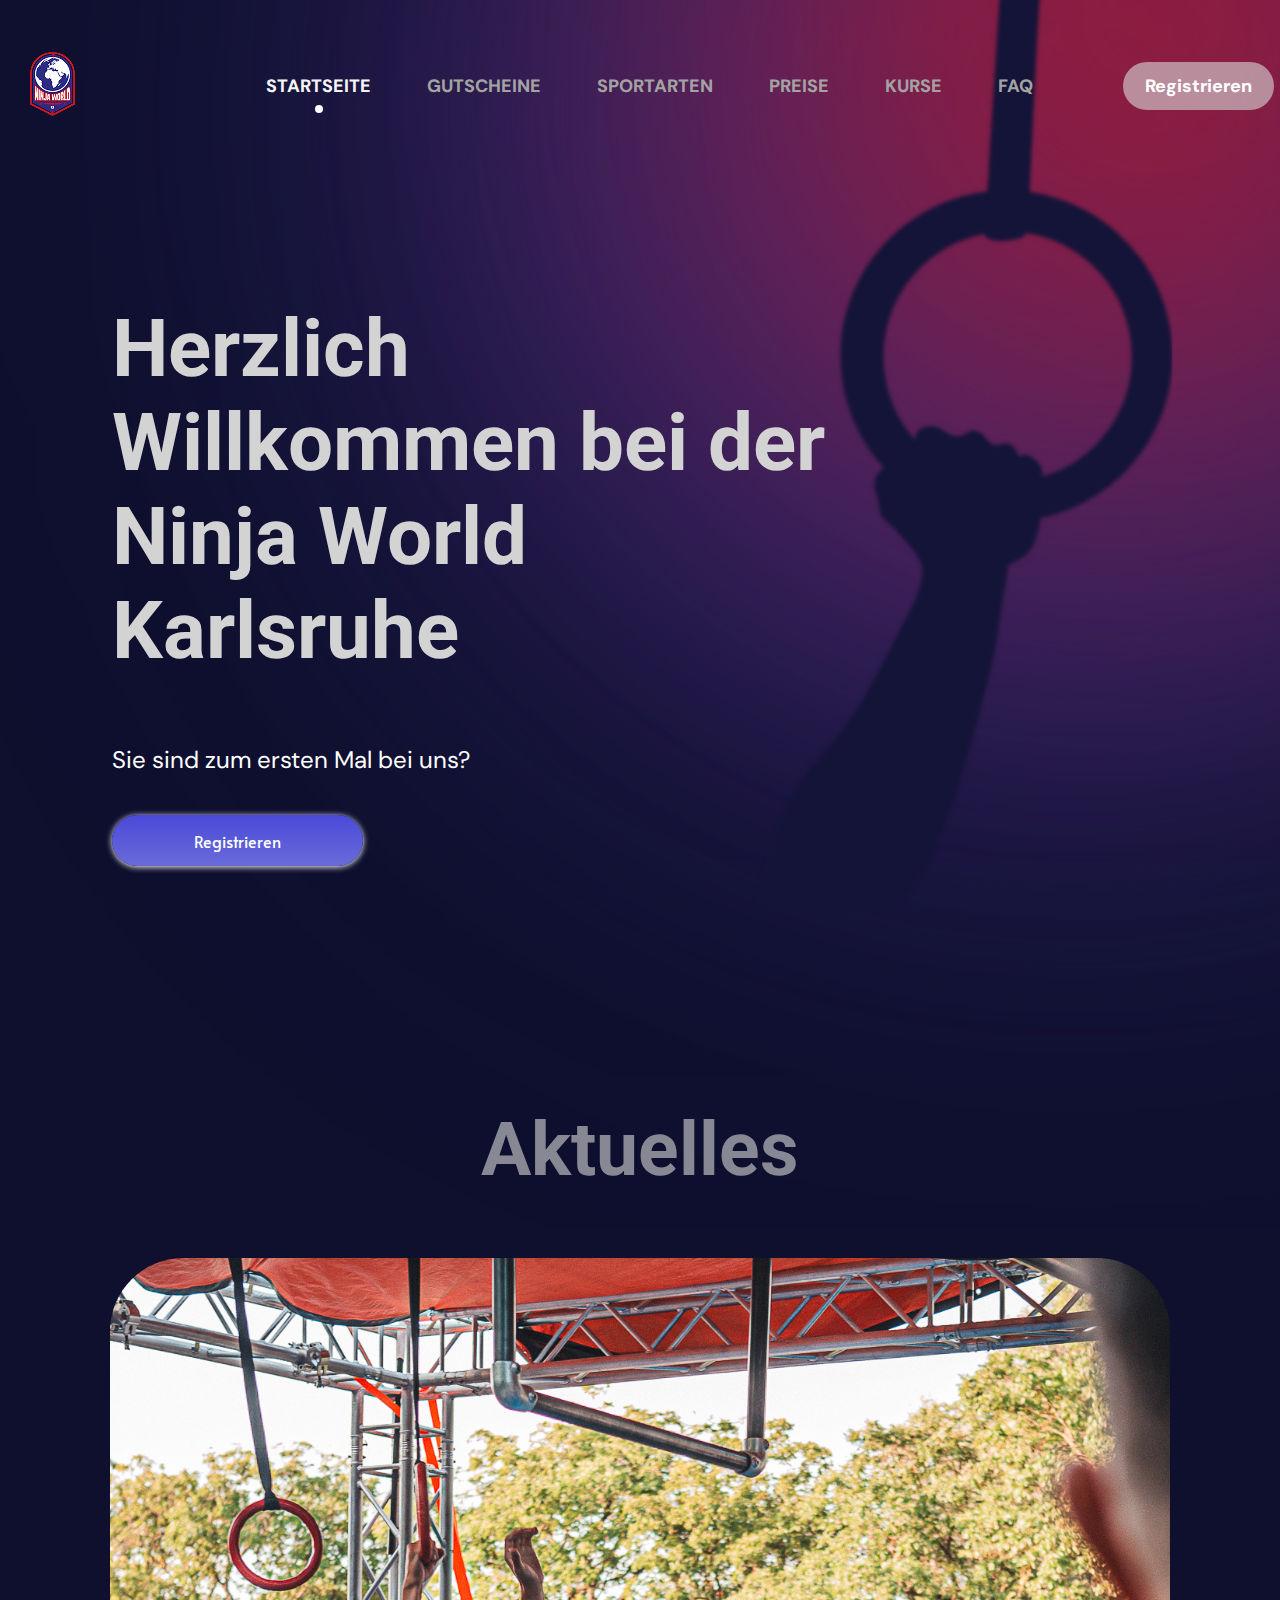
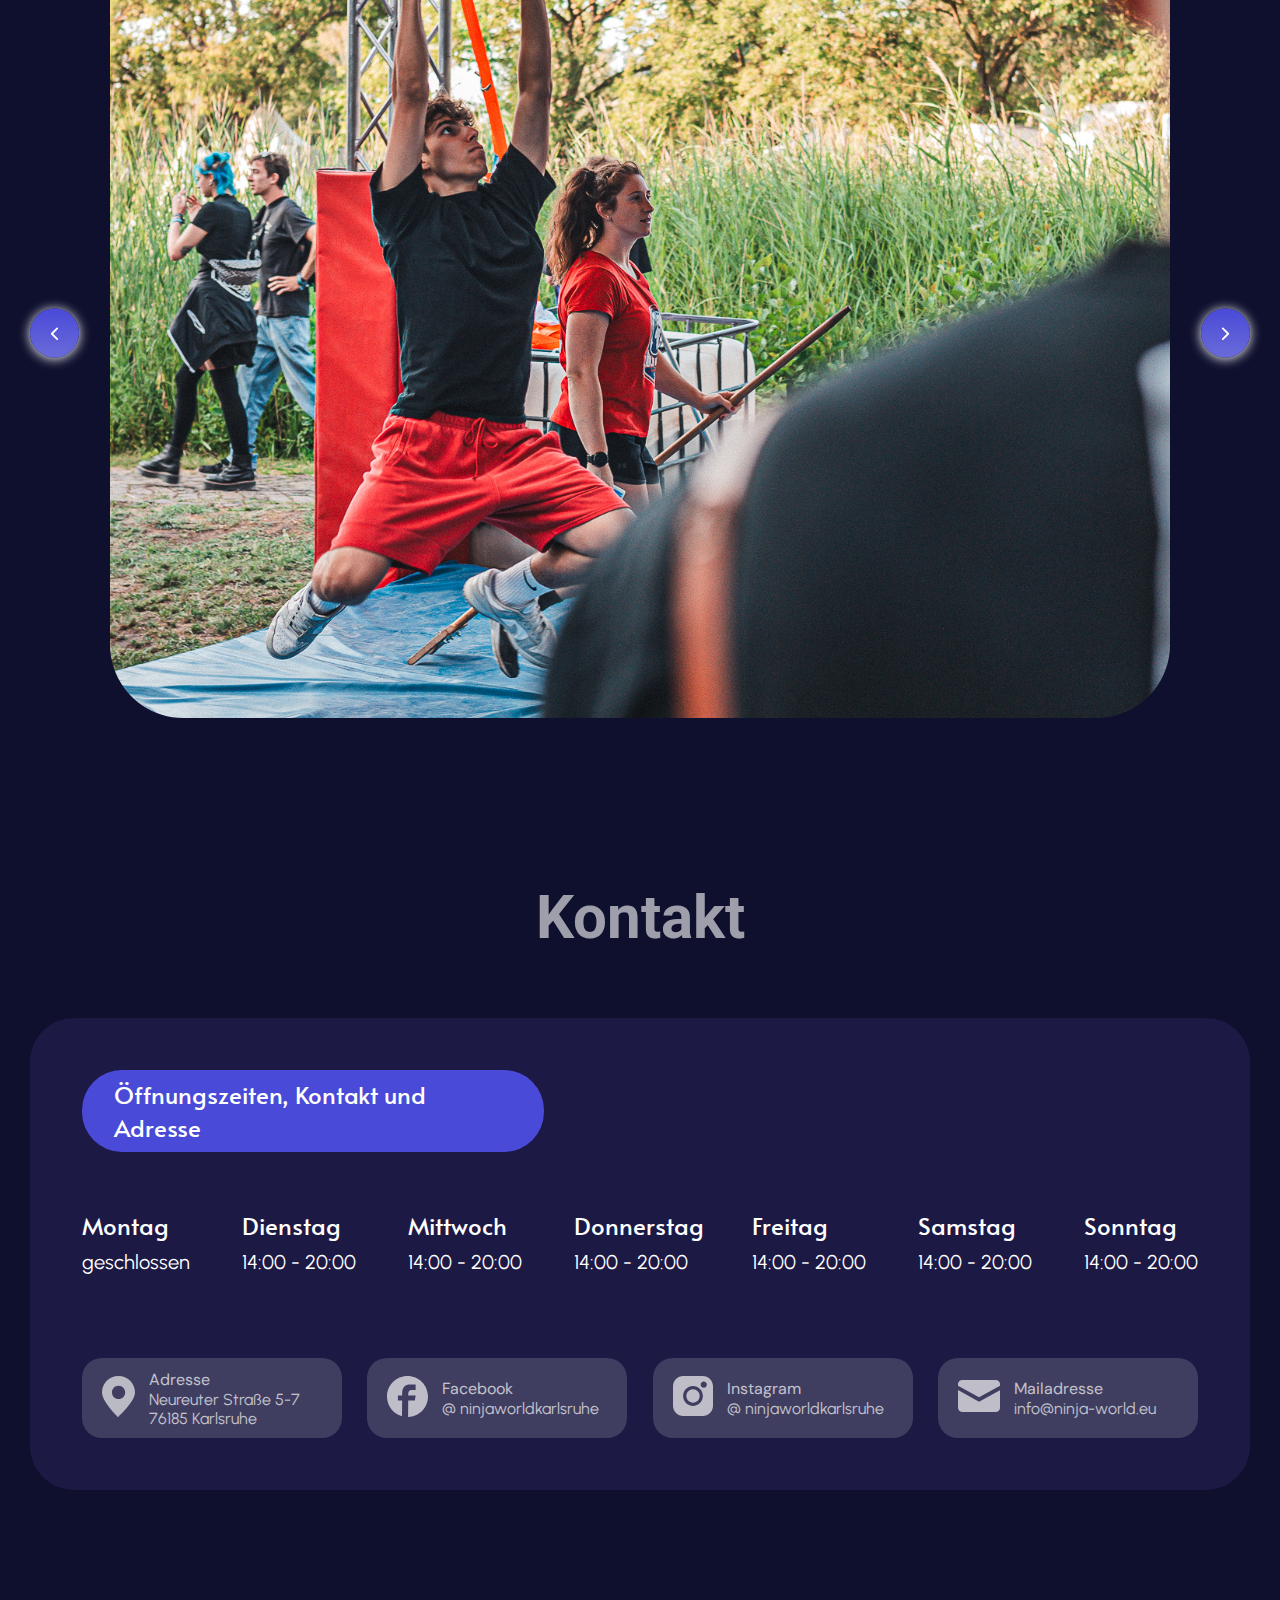
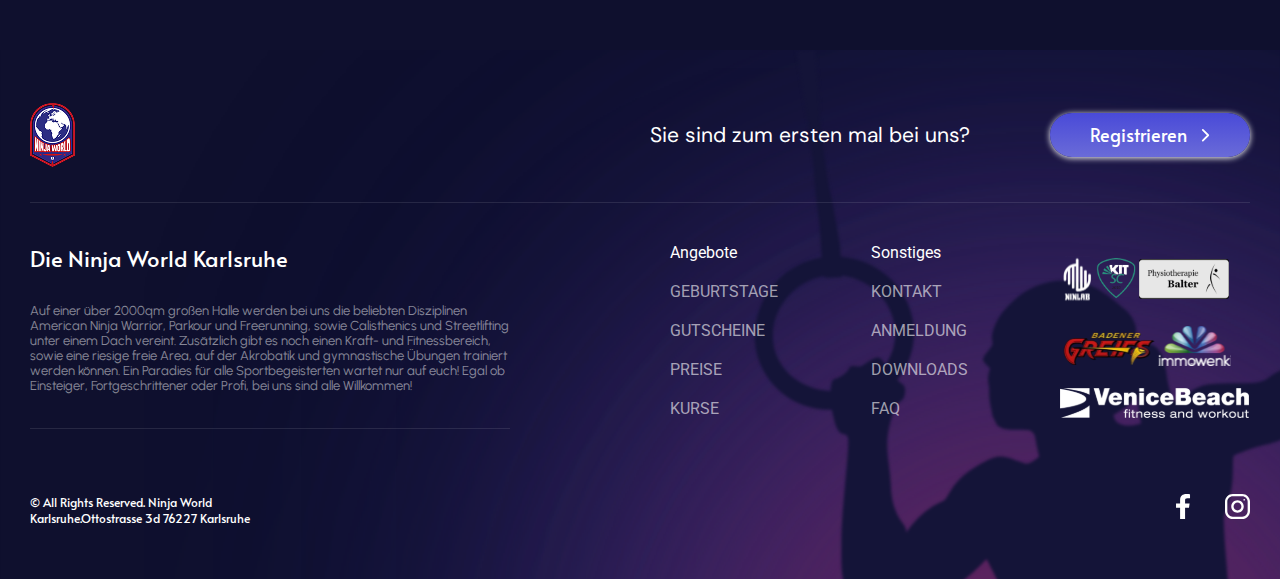
<file: index.html>
<!DOCTYPE html>
<html lang="en">
<head>
    <meta charset="UTF-8">
    <meta name="viewport" content="width=device-width, initial-scale=1.0">
    <title>Ninja-World</title>
    <link rel="stylesheet" href="https://cdn.jsdelivr.net/npm/swiper@11/swiper-bundle.min.css"/>
    <link rel="stylesheet" href="css/slider.css">
    <link rel="stylesheet" href="css/config.css">
    <link rel="stylesheet" href="css/menumobile.css">
    <link rel="stylesheet" href="css/style.css">
    <link rel="stylesheet" href="css/media.css">
    <link rel="preconnect" href="https://fonts.googleapis.com">
    <link rel="preconnect" href="https://fonts.gstatic.com" crossorigin>
    <link href="https://fonts.googleapis.com/css2?family=Alata&family=DM+Sans:ital,opsz@0,9..40;1,9..40&family=Roboto:ital,wght@0,100..900;1,100..900&family=Urbanist:ital,wght@0,100..900;1,100..900&display=swap" rel="stylesheet">
</head>
<body>
    <header>
        <div class="container mauto dflex justify_between">
            <a href="#" class="logo"><img src="img/LogoNinjaWorld.png" alt=""></a>
			<div class="nav-but-wrap">
				<div class="menu-icon hover-target">
					<span class="menu-icon__line menu-icon__line-left"></span>
					<span class="menu-icon__line"></span>
					<span class="menu-icon__line menu-icon__line-right"></span>
				</div>					
			</div>
            <div class="nav">
                <div class="nav__content">
                    <ul class="nav__list">
                        <li class="nav__list-item active-nav"><a href="../index.html">STARTSEITE</a></li>
                        <li class="nav__list-item"><a href="../gutscheine.html">GUTSCHEINE</a></li>
                        <li class="nav__list-item"><a href="../sportarten.html">SPORTARTEN</a></li>
                        <li class="nav__list-item"><a href="../preise.html">PREISE</a></li>
                        <li class="nav__list-item"><a href="../kurse.html">KURSE</a></li>
                        <li class="nav__list-item"><a href="../faq.html">FAQ</a></li>
                        <li class="nav__list-item"><a href="https://boulderado.app/registration/fcf2448c2469fba222baf0dd4e22cbe26892ac76?r=german" class="Btn">Registrieren</a></li>
                    </ul>
                </div>
            </div>						
		</div>				
	</header>
    <main>
        <section class="mainblock-section">
            <div class="main_block">
                <div class="text_block">
                    <h2>Herzlich Willkommen bei der Ninja World Karlsruhe</h2>
                    <p>Sie sind zum ersten Mal bei uns?</p>
                    <a href="https://boulderado.app/registration/fcf2448c2469fba222baf0dd4e22cbe26892ac76?r=german">Registrieren</a>
                </div>
            </div>
        </section>
        <section class="slaider-section">
            <div class="slider-text">
                <h2>Aktuelles</h2>
            </div>
            <div class="custom-navigation">
                <div class="custom-swiper-button custom-prev"><img src="img/left.svg" alt=""></div>
                <div class="custom-swiper-button custom-next"><img src="img/right.svg" alt=""></div>
            </div>
            <div class="swiper">
                    <div class="swiper-wrapper">
                        <div class="swiper-slide"><img src="img/Slider1.svg" alt=""></div>
                        <div class="swiper-slide"><img src="img/Slider2.svg" alt=""></div>
                        <div class="swiper-slide"><img src="img/Slider3.svg" alt=""></div>
                        <div class="swiper-slide"><img src="img/Slider4.svg" alt=""></div>
                        <div class="swiper-slide"><img src="img/Slider5.svg" alt=""></div>
                        <div class="swiper-slide"><img src="img/Slider1.svg" alt=""></div>
                        <div class="swiper-slide"><img src="img/Slider2.svg" alt=""></div>
                        <div class="swiper-slide"><img src="img/Slider3.svg" alt=""></div>
                        <div class="swiper-slide"><img src="img/Slider4.svg" alt=""></div>
                        <div class="swiper-slide"><img src="img/Slider5.svg" alt=""></div>
                    </div>
            </div>
        </section>
        <section class="kontakt-section">
            <div class="kontent-block">
                <h2>Kontakt</h2>
                <div class="kontakt-block">
                    <h3>Öffnungszeiten, Kontakt und Adresse</h3>
                    <div class="kontakt-timetable">
                        <article>
                            <h5>Montag</h5>
                            <p>geschlossen</p>
                        </article>
                        <article>
                            <h5>Dienstag</h5>
                            <p>14:00 - 20:00</p>
                        </article>
                        <article>
                            <h5>Mittwoch</h5>
                            <p>14:00 - 20:00</p>
                        </article>
                        <article>
                            <h5>Donnerstag</h5>
                            <p>14:00 - 20:00</p>
                        </article>
                        <article>
                            <h5>Freitag</h5>
                            <p>14:00 - 20:00</p>
                        </article>
                        <article>
                            <h5>Samstag</h5>
                            <p>14:00 - 20:00</p>
                        </article>
                        <article>
                            <h5>Sonntag</h5>
                            <p>14:00 - 20:00</p>
                        </article>
                    </div>
                    <div class="kontakt-links">
                            <article>
                                <div class="kontakt-links-img">
                                    <img src="img/map.svg" alt="">
                                </div>
                                <div class="kontakt-links-text">
                                    <h4>Adresse</h4>
                                    <p>Neureuter Straße 5-7
                                        76185 Karlsruhe</p>
                                </div>
                            </article>
                            <article>
                                <div class="kontakt-links-img">
                                    <img src="img/fb.svg" alt="">
                                </div>
                                <div class="kontakt-links-text">
                                    <h4>Facebook</h4>
                                    <p>@ ninjaworldkarlsruhe</p>
                                </div>
                            </article>
                            <article>
                                <div class="kontakt-links-img">
                                    <img src="img/inst.svg" alt="">
                                </div>
                                <div class="kontakt-links-text">
                                    <h4>Instagram</h4>
                                    <p>@ ninjaworldkarlsruhe</p>
                                </div>
                            </article>
                            <article>
                                <div class="kontakt-links-img">
                                    <img src="img/mail.svg" alt="">
                                </div>
                                <div class="kontakt-links-text">
                                    <h4>Mailadresse</h4>
                                    <p>info@ninja-world.eu</p>
                                </div>
                            </article>
                    </div>
                </div>
            </div>
        </section>
    </main>
    <footer>
        <div class="container">
            <div class="footer-top">
                <img src="img/LogoNinjaWorld.png" alt="">
                <div class="footer-top-text">
                    <h3>Sie sind zum ersten mal bei uns?</h3>
                    <a href="https://boulderado.app/registration/fcf2448c2469fba222baf0dd4e22cbe26892ac76?r=german" class="regbtn">Registrieren <img src="img/right.svg" alt=""></a>
                </div>
            </div>
            <div class="footer-middle">
                    <div class="footer-middle-text">
                        <h3>Die Ninja World Karlsruhe</h3>
                        <p>Auf einer über 2000qm großen Halle werden bei uns die beliebten  Disziplinen American Ninja Warrior, Parkour und Freerunning, sowie  Calisthenics und Streetlifting unter einem Dach vereint. Zusätzlich gibt es noch einen Kraft- und Fitnessbereich, sowie eine riesige freie Area, auf der Akrobatik und gymnastische Übungen trainiert werden können. Ein Paradies für alle Sportbegeisterten wartet nur auf euch! Egal ob  Einsteiger, Fortgeschrittener oder Profi, bei uns sind alle Willkommen!</p>
                    </div>
                    <div class="right-side">
                        <div class="footer-middle-first-list">
                            <ul>
                                <li>Angebote</li>
                                <li><a href="https://ninja-world.eu/Gebur">GEBURTSTAGE</a></li>
                                <li><a href="../gutscheine.html">GUTSCHEINE</a></li>
                                <li><a href="../preise.html">PREISE</a></li>
                                <li><a href="../kurse.html">KURSE</a></li>
                            </ul>
                        </div>
                        <div class="footer-middle-second-list">
                            <ul>
                                <li>Sonstiges</li>
                                <li><a href="#">KONTAKT</a></li>
                                <li><a href="#">ANMELDUNG</a></li>
                                <li><a href="../downloads.html">DOWNLOADS</a></li>
                                <li><a href="../faq.html">FAQ</a></li>
                            </ul>
                        </div>
                        <div class="footer-middle-img">
                            <img src="img/mini.svg" alt="">
                            <img src="img/Kit_SC_2.svg" alt="">
                            <img src="img/pt-balter.svg" alt="">
                            <img src="img/Greifs.svg" alt="">
                            <img src="img/Logo_bunt_glanz_weis.svg" alt="">
                            <img src="img/VB_Logo_mitBatch 3.svg" alt="">
                        </div>
                    </div>
            </div>
            <div class="footer-bottom">
                <div class="footer-bottom-text">
                    <p>
                        © All Rights Reserved. Ninja World Karlsruhe.Ottostrasse 3d 76227 Karlsruhe
                    </p>
                </div>
                <div class="footer-bottom-img">
                    <a href="https://www.facebook.com/ninjaworld.karlsruhe/"><img src="img/facebook.svg" alt=""></a>
                    <a href="https://www.instagram.com/ninjaworld.karlsruhe/"><img src="img/instagram.svg" alt=""></a>
                </div>
            </div>  
        </div>
    </footer>
    <script src="https://code.jquery.com/jquery-3.6.3.js" integrity="sha256-nQLuAZGRRcILA+6dMBOvcRh5Pe310sBpanc6+QBmyVM="
        crossorigin="anonymous"></script>
    <script src="https://cdn.jsdelivr.net/npm/swiper@11/swiper-bundle.min.js"></script>
    <script src="js/script.js"></script>
</body>
</html>
</file>
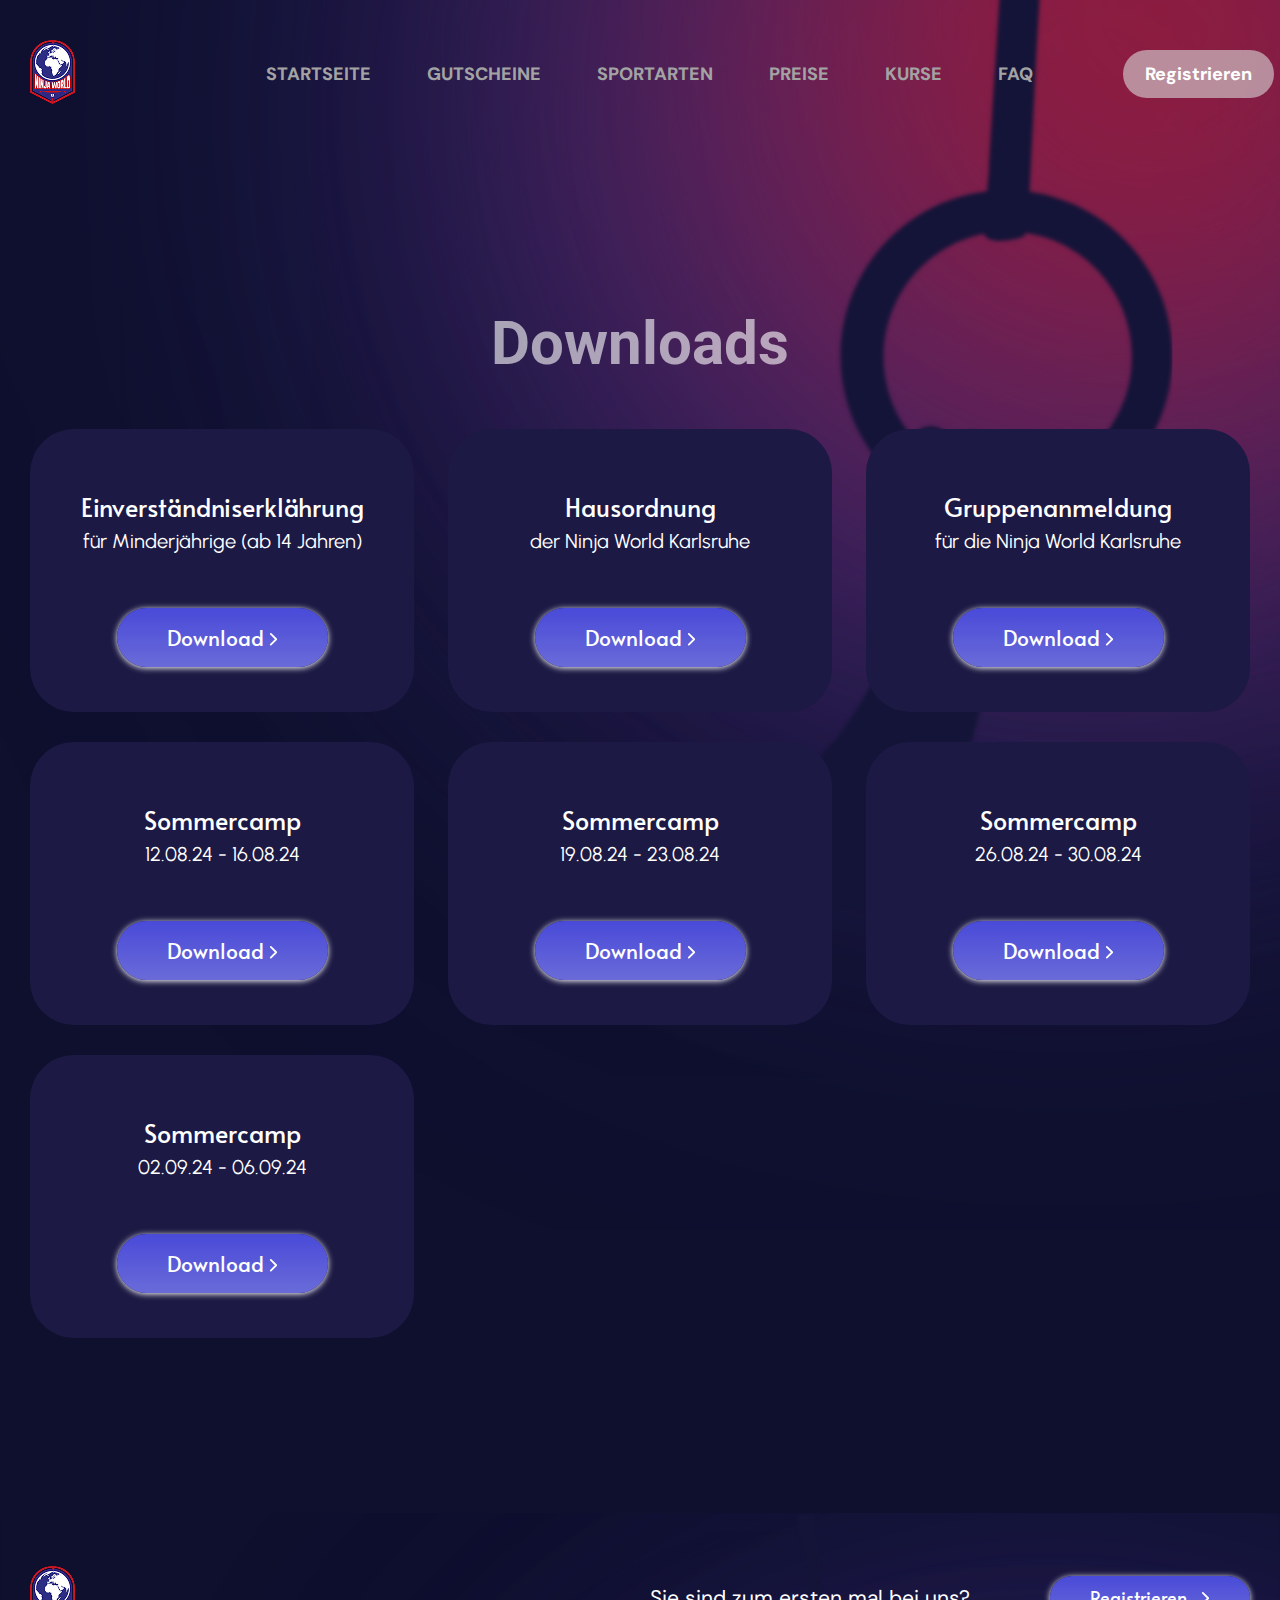
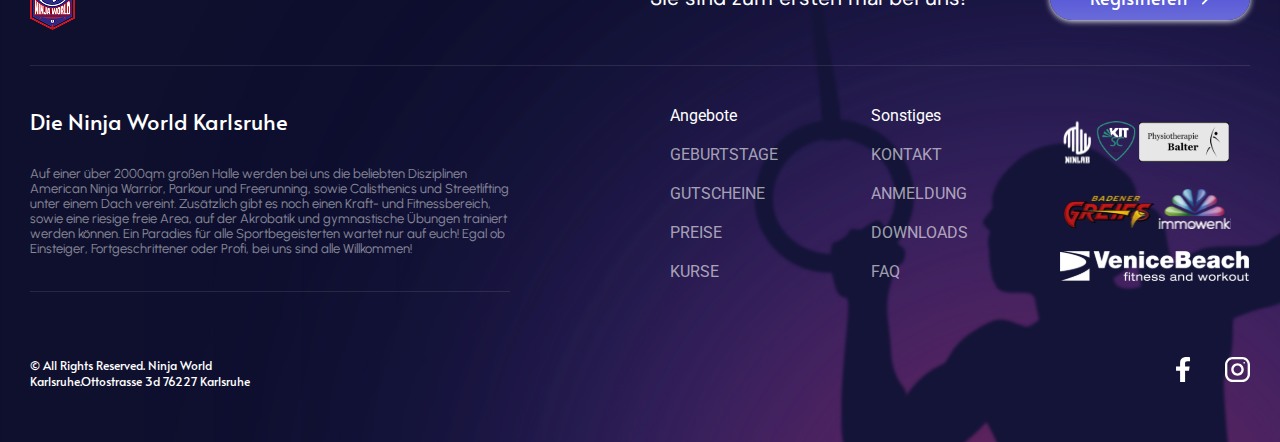
<file: downloads.html>
<!DOCTYPE html>
<html lang="en">
<head>
    <meta charset="UTF-8">
    <meta name="viewport" content="width=device-width, initial-scale=1.0">
    <title>Ninja-World</title>
    <link rel="stylesheet" href="https://cdn.jsdelivr.net/npm/swiper@11/swiper-bundle.min.css"/>
    <link rel="stylesheet" href="css/slider.css">
    <link rel="stylesheet" href="css/config.css">
    <link rel="stylesheet" href="css/menumobile.css">
    <link rel="stylesheet" href="css/Gutscheine-style.css">
    <link rel="stylesheet" href="css/style.css">
    <link rel="stylesheet" href="css/media.css">
    <link rel="preconnect" href="https://fonts.googleapis.com">
    <link rel="preconnect" href="https://fonts.gstatic.com" crossorigin>
    <link href="https://fonts.googleapis.com/css2?family=Alata&family=DM+Sans:ital,opsz@0,9..40;1,9..40&family=Roboto:ital,wght@0,100..900;1,100..900&family=Urbanist:ital,wght@0,100..900;1,100..900&display=swap" rel="stylesheet">
</head>
<body>
    <header>
        <div class="container mauto dflex justify_between">
            <a href="#" class="logo"><img src="img/LogoNinjaWorld.png" alt=""></a>
			<div class="nav-but-wrap">
				<div class="menu-icon hover-target">
					<span class="menu-icon__line menu-icon__line-left"></span>
					<span class="menu-icon__line"></span>
					<span class="menu-icon__line menu-icon__line-right"></span>
				</div>					
			</div>
            <div class="nav">
                <div class="nav__content">
                    <ul class="nav__list">
                        <li class="nav__list-item"><a href="../index.html">STARTSEITE</a></li>
                        <li class="nav__list-item"><a href="../gutscheine.html">GUTSCHEINE</a></li>
                        <li class="nav__list-item"><a href="../sportarten.html">SPORTARTEN</a></li>
                        <li class="nav__list-item"><a href="../preise.html">PREISE</a></li>
                        <li class="nav__list-item"><a href="../kurse.html">KURSE</a></li>
                        <li class="nav__list-item"><a href="../faq.html">FAQ</a></li>
                        <li class="nav__list-item"><a href="https://boulderado.app/registration/fcf2448c2469fba222baf0dd4e22cbe26892ac76?r=german" class="Btn">Registrieren</a></li>
                    </ul>
                </div>
            </div>						
		</div>				
	</header>
    <main>
        <section class="download-section">
            <div class="download-block">
                <h1>Downloads</h1>
                <div class="download-info-block dflex justify_between fwrap">
                    <div class="download-info-card">
                        <div class="download-card-text">
                            <h2>Einverständniserklährung</h2>
                            <p>für Minderjährige (ab 14 Jahren)</p>
                        </div>
                        <div class="download-card-btn">
                            <a href="#">Download <img src="img/right.svg" alt=""></a>
                        </div>
                    </div>
                    <div class="download-info-card">
                        <div class="download-card-text">
                            <h2>Hausordnung</h2>
                            <p>der Ninja World Karlsruhe</p>
                        </div>
                        <div class="download-card-btn">
                            <a href="#">Download <img src="img/right.svg" alt=""></a>
                        </div>
                    </div>
                    <div class="download-info-card">
                        <div class="download-card-text">
                            <h2>Gruppenanmeldung</h2>
                            <p>für die Ninja World Karlsruhe</p>
                        </div>
                        <div class="download-card-btn">
                            <a href="#">Download <img src="img/right.svg" alt=""></a>
                        </div>
                    </div>
                    <div class="download-info-card">
                        <div class="download-card-text">
                            <h2>Sommercamp</h2>
                            <p>12.08.24 - 16.08.24</p>
                        </div>
                        <div class="download-card-btn">
                            <a href="#">Download <img src="img/right.svg" alt=""></a>
                        </div>
                    </div>
                    <div class="download-info-card">
                        <div class="download-card-text">
                            <h2>Sommercamp</h2>
                            <p>19.08.24 - 23.08.24</p>
                        </div>
                        <div class="download-card-btn">
                            <a href="#">Download <img src="img/right.svg" alt=""></a>
                        </div>
                    </div>
                    <div class="download-info-card">
                        <div class="download-card-text">
                            <h2>Sommercamp</h2>
                            <p>26.08.24 - 30.08.24</p>
                        </div>
                        <div class="download-card-btn">
                            <a href="#">Download <img src="img/right.svg" alt=""></a>
                        </div>
                    </div>
                    <div class="download-info-card">
                        <div class="download-card-text">
                            <h2>Sommercamp</h2>
                            <p>02.09.24 - 06.09.24</p>
                        </div>
                        <div class="download-card-btn">
                            <a href="#">Download <img src="img/right.svg" alt=""></a>
                        </div>
                    </div>
                </div>
            </div>
        </section>
    </main>
    <footer>
        <div class="container">
            <div class="footer-top">
                <img src="img/LogoNinjaWorld.png" alt="">
                <div class="footer-top-text">
                    <h3>Sie sind zum ersten mal bei uns?</h3>
                    <a href="https://boulderado.app/registration/fcf2448c2469fba222baf0dd4e22cbe26892ac76?r=german" class="regbtn">Registrieren <img src="img/right.svg" alt=""></a>
                </div>
            </div>
            <div class="footer-middle">
                    <div class="footer-middle-text">
                        <h3>Die Ninja World Karlsruhe</h3>
                        <p>Auf einer über 2000qm großen Halle werden bei uns die beliebten  Disziplinen American Ninja Warrior, Parkour und Freerunning, sowie  Calisthenics und Streetlifting unter einem Dach vereint. Zusätzlich gibt es noch einen Kraft- und Fitnessbereich, sowie eine riesige freie Area, auf der Akrobatik und gymnastische Übungen trainiert werden können. Ein Paradies für alle Sportbegeisterten wartet nur auf euch! Egal ob  Einsteiger, Fortgeschrittener oder Profi, bei uns sind alle Willkommen!</p>
                    </div>
                    <div class="right-side">
                        <div class="footer-middle-first-list">
                            <ul>
                                <li>Angebote</li>
                                <li><a href="https://ninja-world.eu/Gebur">GEBURTSTAGE</a></li>
                                <li><a href="../gutscheine.html">GUTSCHEINE</a></li>
                                <li><a href="../preise.html">PREISE</a></li>
                                <li><a href="../kurse.html">KURSE</a></li>
                            </ul>
                        </div>
                        <div class="footer-middle-second-list">
                            <ul>
                                <li>Sonstiges</li>
                                <li><a href="#">KONTAKT</a></li>
                                <li><a href="#">ANMELDUNG</a></li>
                                <li><a href="../downloads.html">DOWNLOADS</a></li>
                                <li><a href="../faq.html">FAQ</a></li>
                            </ul>
                        </div>
                        <div class="footer-middle-img">
                            <img src="img/mini.svg" alt="">
                            <img src="img/Kit_SC_2.svg" alt="">
                            <img src="img/pt-balter.svg" alt="">
                            <img src="img/Greifs.svg" alt="">
                            <img src="img/Logo_bunt_glanz_weis.svg" alt="">
                            <img src="img/VB_Logo_mitBatch 3.svg" alt="">
                        </div>
                    </div>
            </div>
            <div class="footer-bottom">
                <div class="footer-bottom-text">
                    <p>
                        © All Rights Reserved. Ninja World Karlsruhe.Ottostrasse 3d 76227 Karlsruhe
                    </p>
                </div>
                <div class="footer-bottom-img">
                    <a href="https://www.facebook.com/ninjaworld.karlsruhe/"><img src="img/facebook.svg" alt=""></a>
                    <a href="https://www.instagram.com/ninjaworld.karlsruhe/"><img src="img/instagram.svg" alt=""></a>
                </div>
            </div>  
        </div>
    </footer>
    <script src="https://code.jquery.com/jquery-3.6.3.js" integrity="sha256-nQLuAZGRRcILA+6dMBOvcRh5Pe310sBpanc6+QBmyVM="
    crossorigin="anonymous"></script>
<script src="js/script.js"></script>
</body>
</html>
</file>
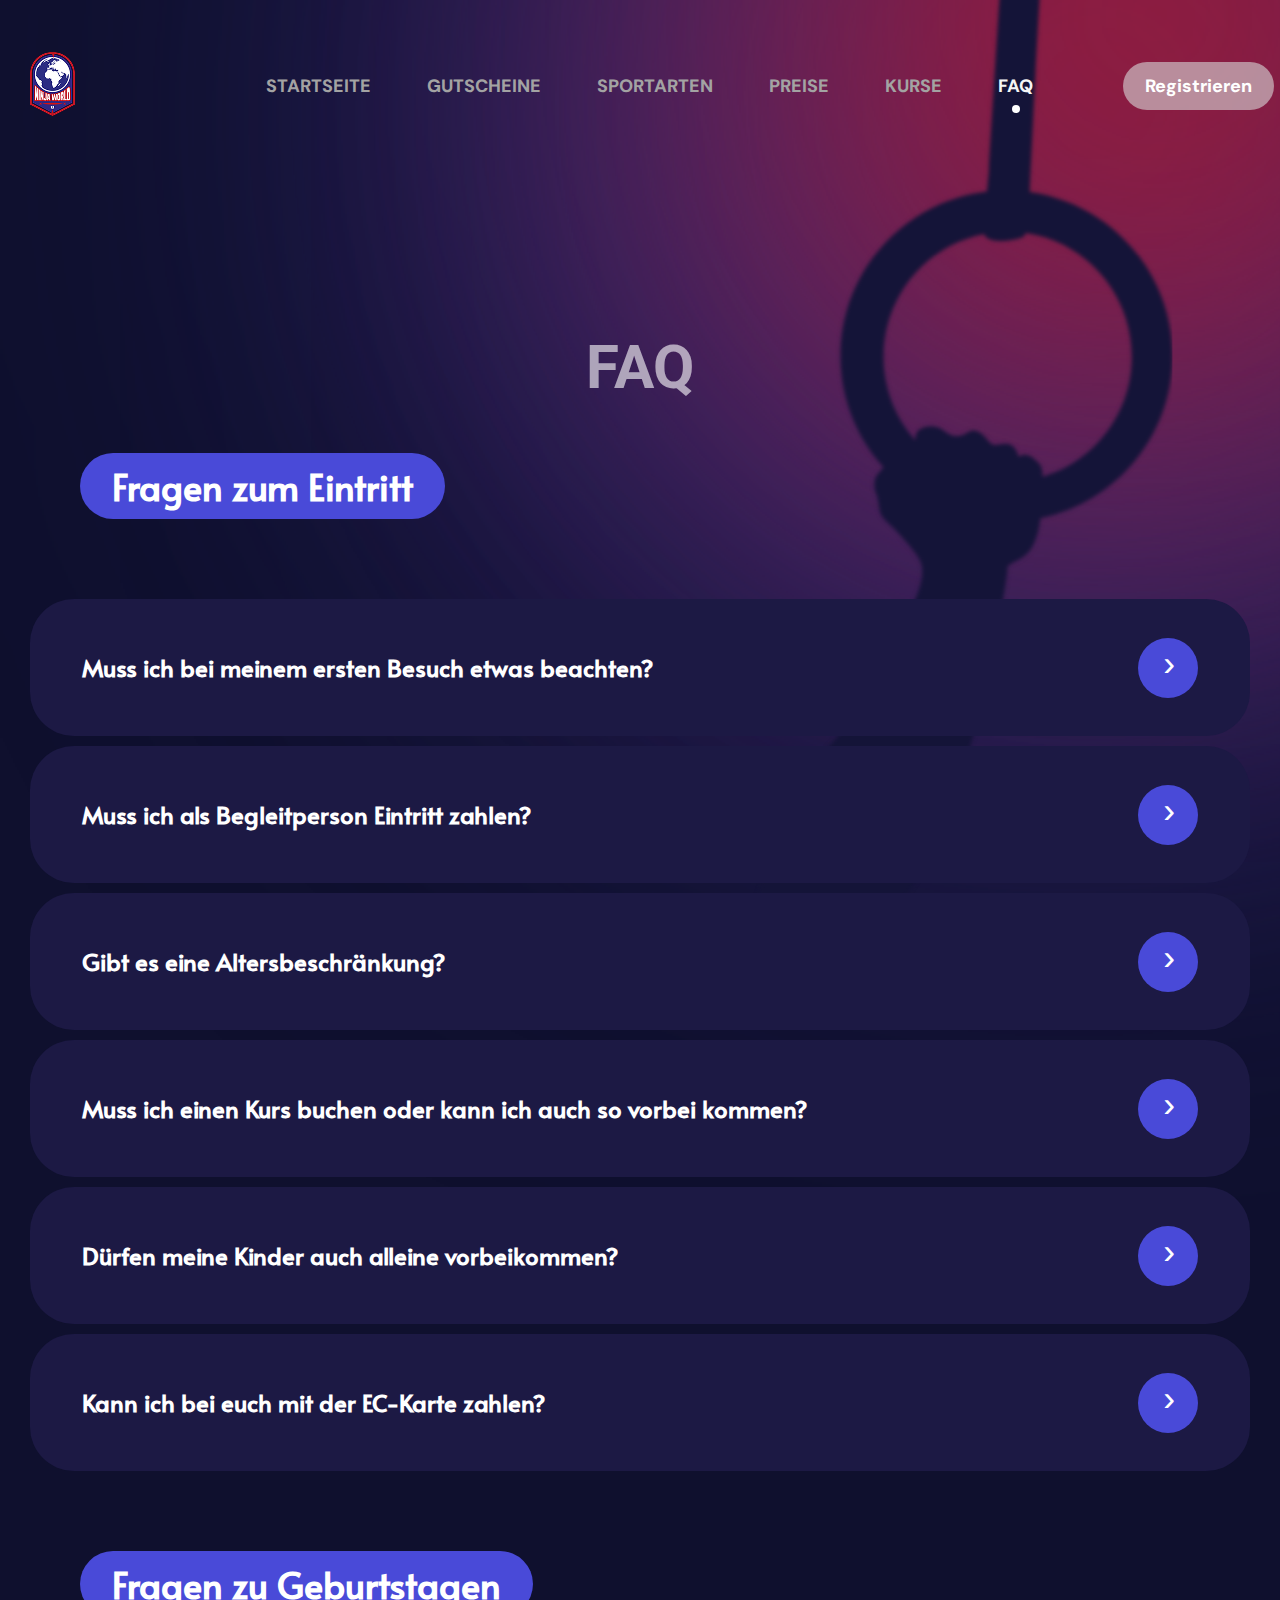
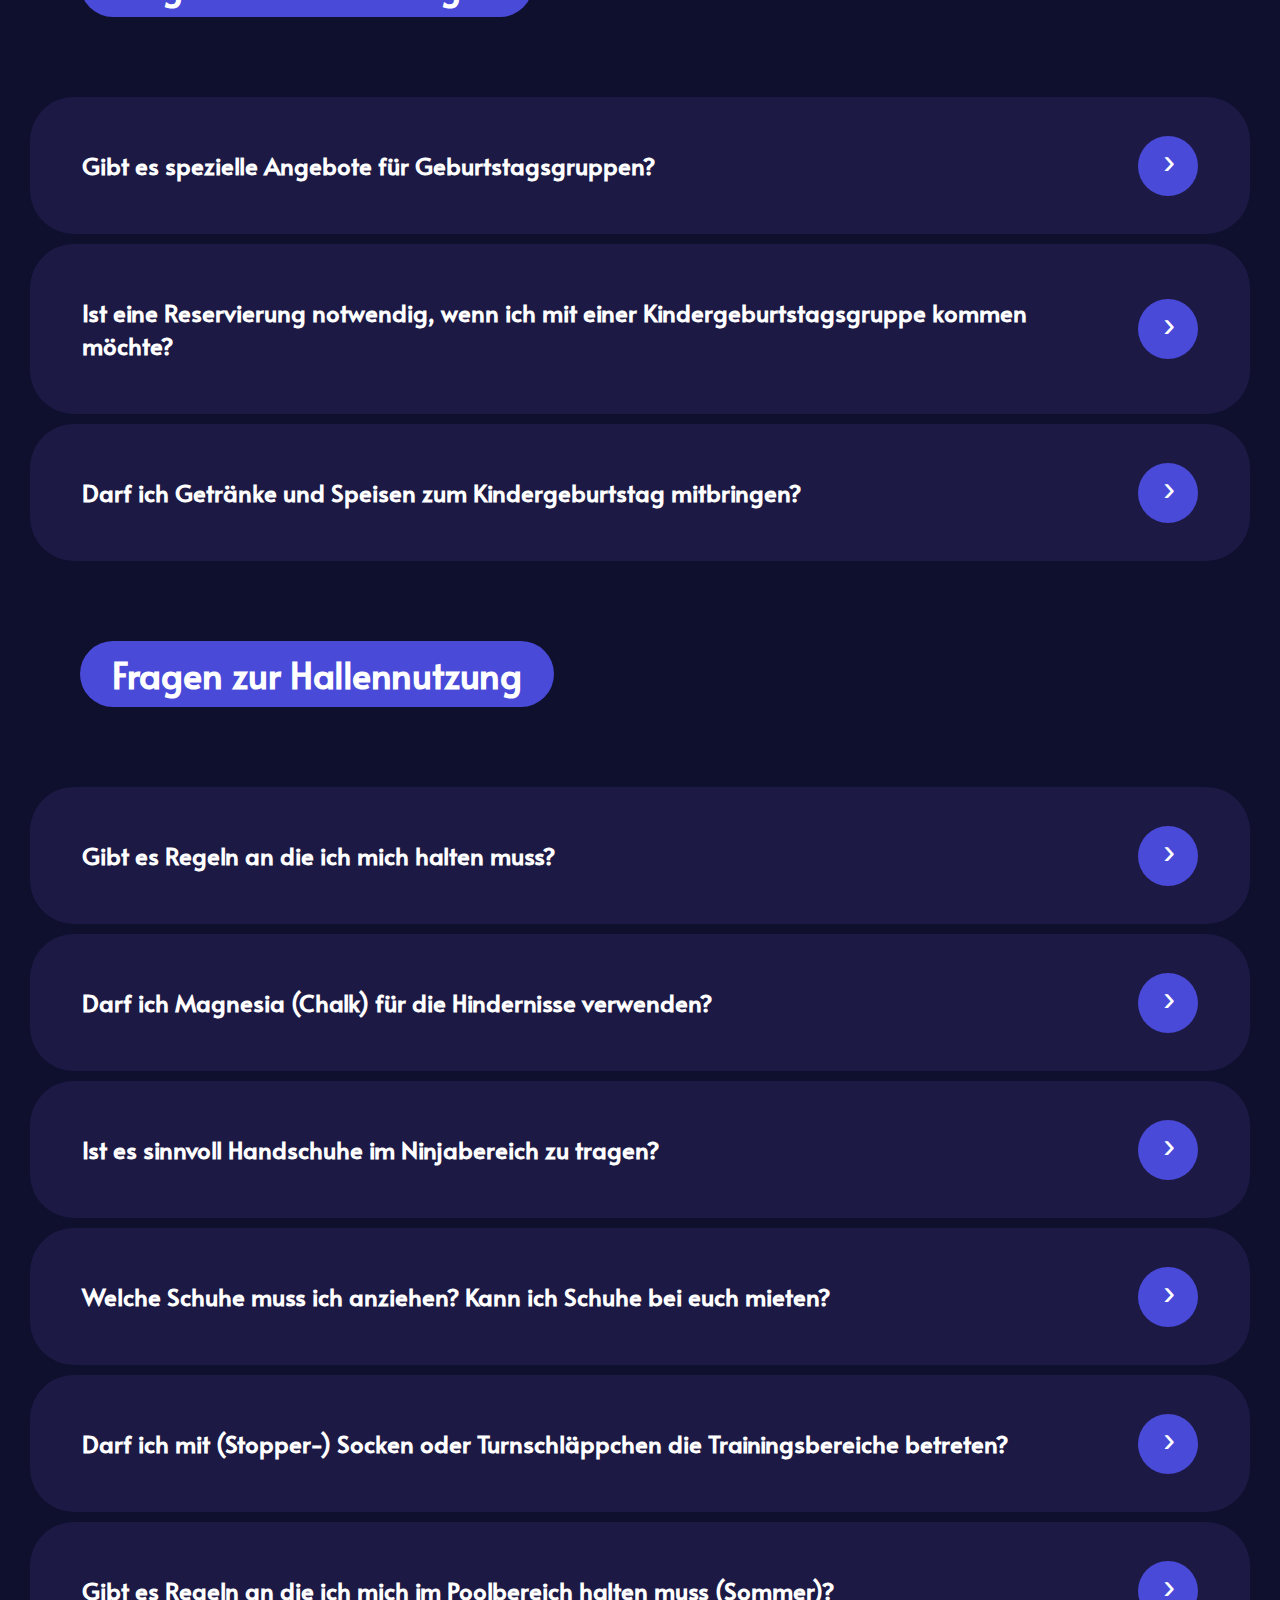
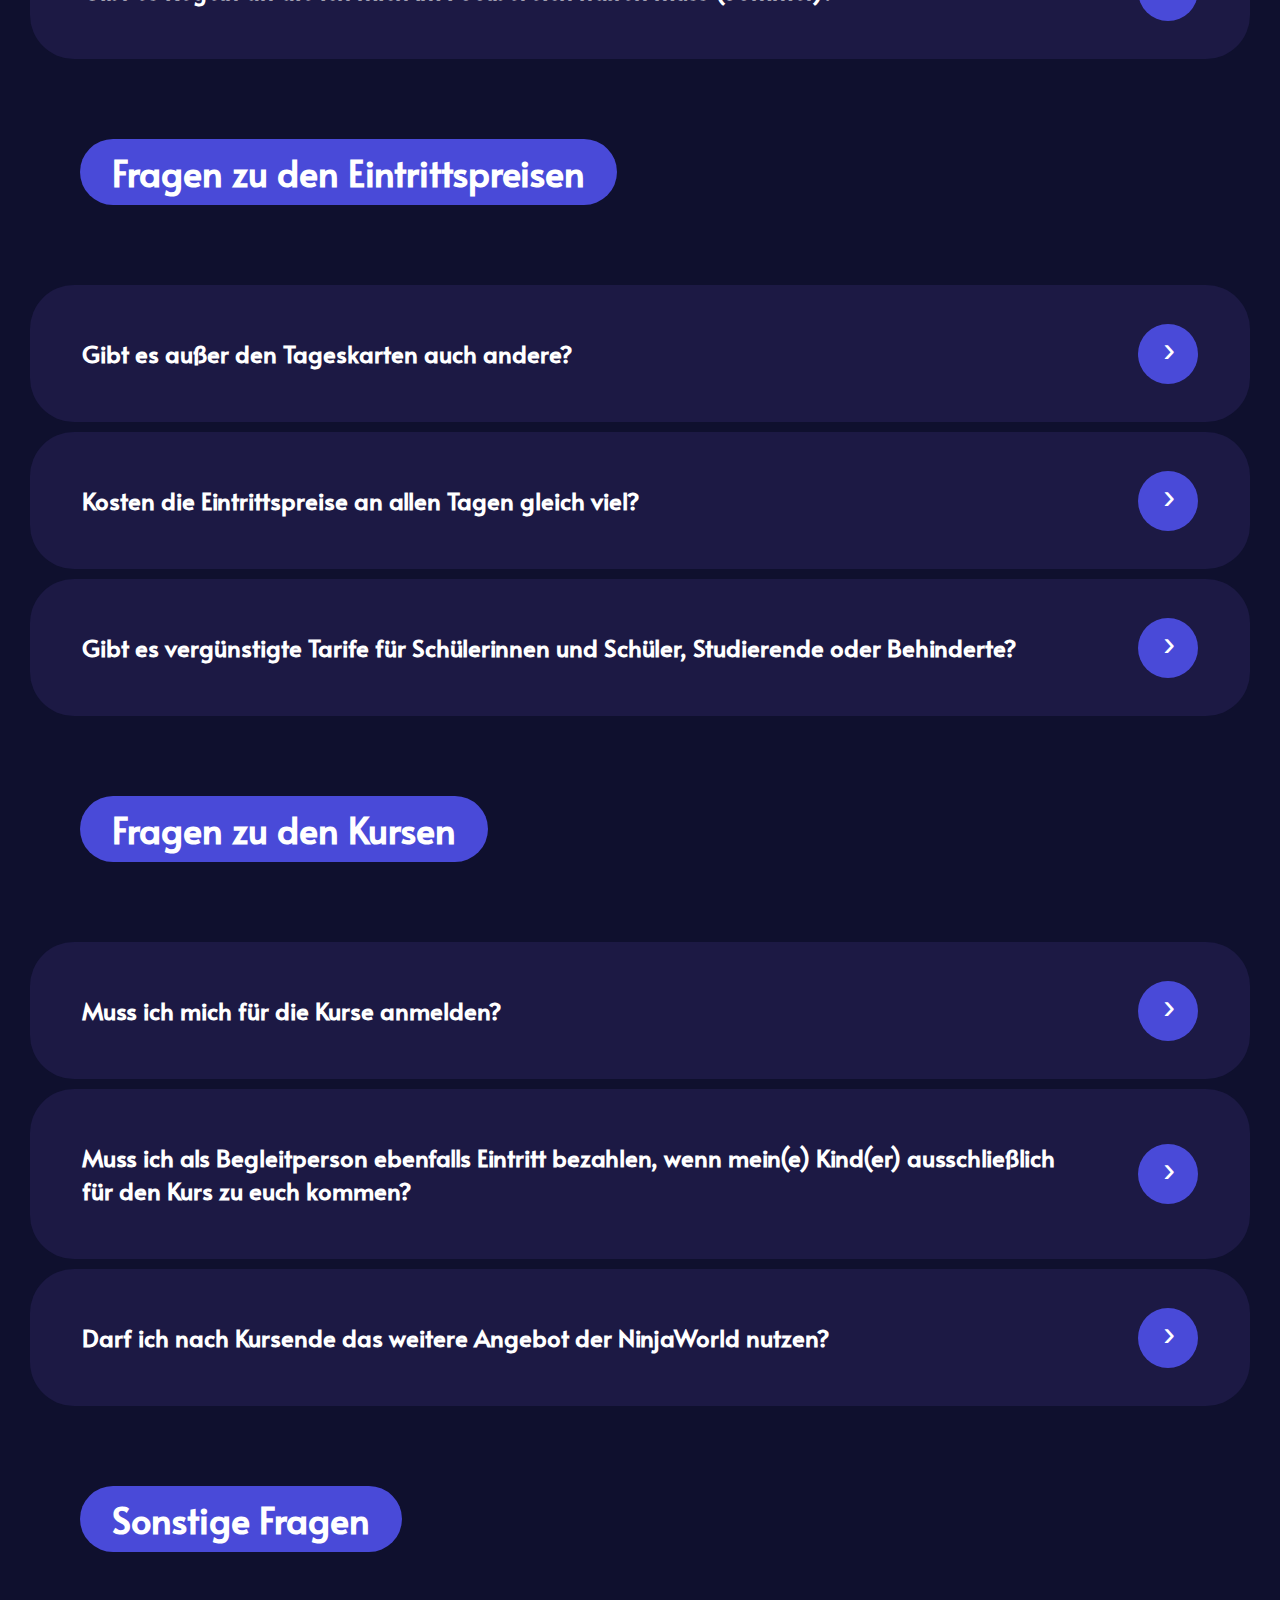
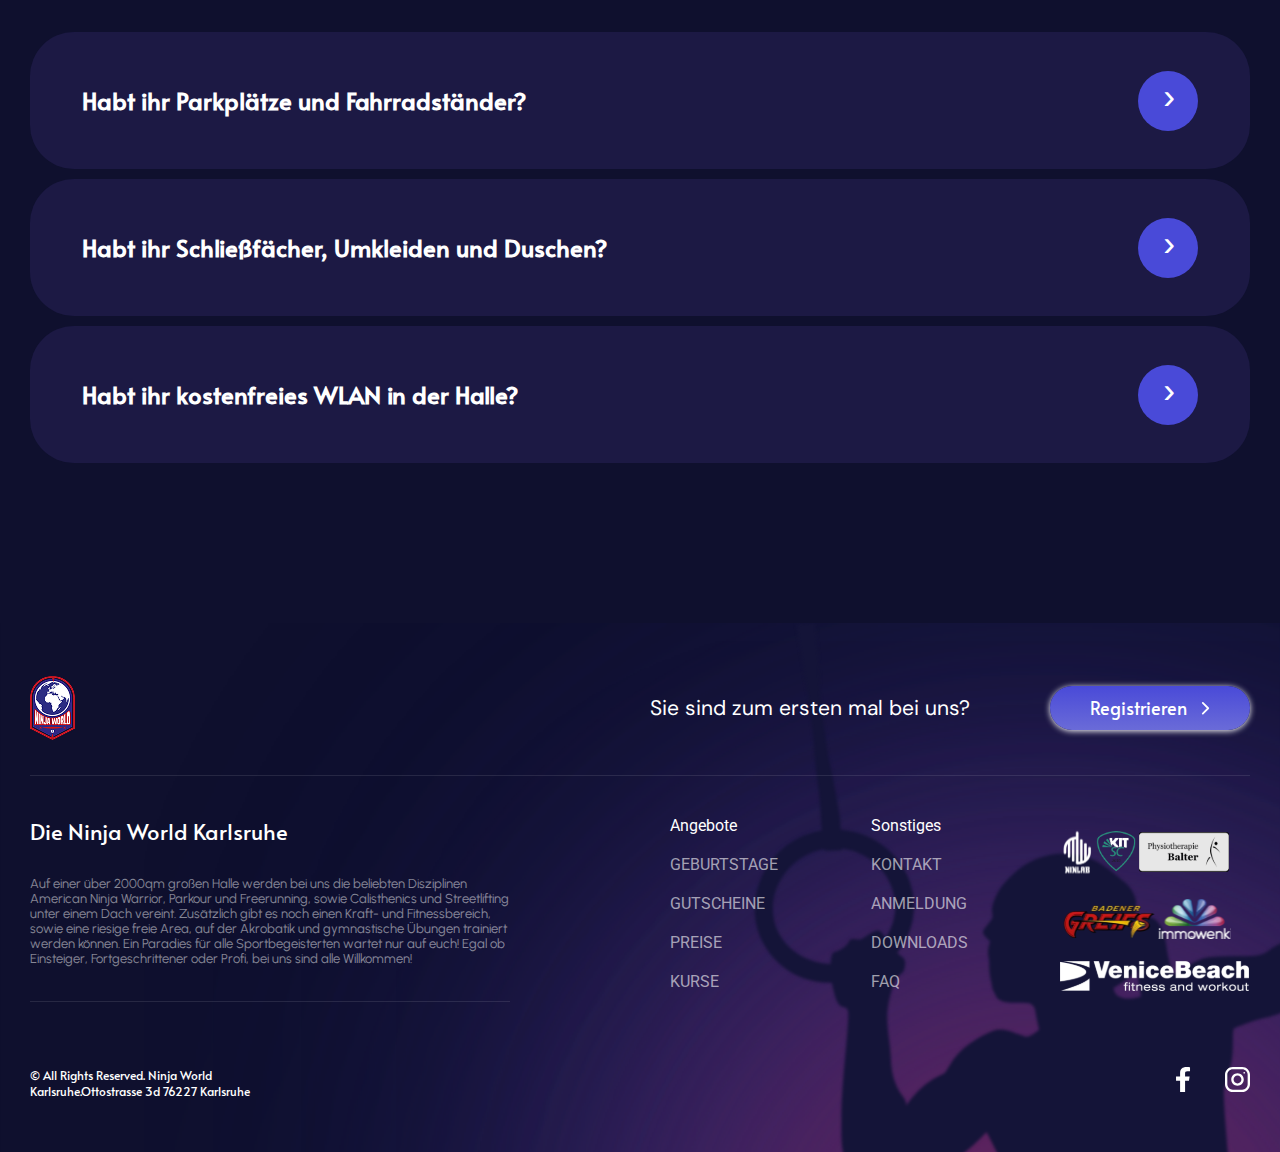
<file: faq.html>
<!DOCTYPE html>
<html lang="en">
<head>
    <meta charset="UTF-8">
    <meta name="viewport" content="width=device-width, initial-scale=1.0">
    <title>Ninja-World</title>
    <link rel="stylesheet" href="https://cdn.jsdelivr.net/npm/swiper@11/swiper-bundle.min.css"/>
    <link rel="stylesheet" href="css/slider.css">
    <link rel="stylesheet" href="css/config.css">
    <link rel="stylesheet" href="css/menumobile.css">
    <link rel="stylesheet" href="css/Gutscheine-style.css">
    <link rel="stylesheet" href="css/style.css">
    <link rel="stylesheet" href="css/media.css">
    <link rel="preconnect" href="https://fonts.googleapis.com">
    <link rel="preconnect" href="https://fonts.gstatic.com" crossorigin>
    <link href="https://fonts.googleapis.com/css2?family=Alata&family=DM+Sans:ital,opsz@0,9..40;1,9..40&family=Roboto:ital,wght@0,100..900;1,100..900&family=Urbanist:ital,wght@0,100..900;1,100..900&display=swap" rel="stylesheet">
</head>
<body>
    <header>
        <div class="container mauto dflex justify_between">
            <a href="#" class="logo"><img src="img/LogoNinjaWorld.png" alt=""></a>
			<div class="nav-but-wrap">
				<div class="menu-icon hover-target">
					<span class="menu-icon__line menu-icon__line-left"></span>
					<span class="menu-icon__line"></span>
					<span class="menu-icon__line menu-icon__line-right"></span>
				</div>					
			</div>
            <div class="nav">
                <div class="nav__content">
                    <ul class="nav__list">
                        <li class="nav__list-item"><a href="../index.html">STARTSEITE</a></li>
                        <li class="nav__list-item"><a href="../gutscheine.html">GUTSCHEINE</a></li>
                        <li class="nav__list-item"><a href="../sportarten.html">SPORTARTEN</a></li>
                        <li class="nav__list-item"><a href="../preise.html">PREISE</a></li>
                        <li class="nav__list-item"><a href="../kurse.html">KURSE</a></li>
                        <li class="nav__list-item active-nav"><a href="../faq.html">FAQ</a></li>
                        <li class="nav__list-item"><a href="https://boulderado.app/registration/fcf2448c2469fba222baf0dd4e22cbe26892ac76?r=german" class="Btn">Registrieren</a></li>
                    </ul>
                </div>
            </div>						
		</div>				
	</header>
    <main>
        <section class="accordion-section">
            <h1>FAQ</h1>
            <div class="accordion-block">
                <h2>Fragen zum Eintritt</h2>
                <details class="accordion">
                <summary class="accordion-btn dflex"><h4>Muss ich bei meinem ersten Besuch etwas beachten?</h4></summary>
                <div class="accordion-content">
                    <p>
                        Ja, Besucher müssen sich einmalig über einen QR-Code oder unsere <a href="https://boulderado.app/register/registration?hash=fcf2448c2469fba222baf0dd4e22cbe26892ac76">Anmeldung</a> bei uns registrieren. Ohne erfolgreiche Registrierung ist der Zutritt in die Halle nicht möglich.
                    </p>
                </div>
                </details>
                <details class="accordion">
                <summary class="accordion-btn dflex"><h4>Muss ich als Begleitperson Eintritt zahlen?</h4></summary>
                <div class="accordion-content">
                    <p>
                        Ja, auch eine Begleitperson muss Eintritt bezahlen (siehe <a href="preise.html">Preise</a>). Begleitpersonen von Kindern, die ausschließlich für einen zeitlich begrenzten Sportkurs kommen, müssen keinen Eintritt bezahlen.
                    </p>
                </div>
                </details>
                <details class="accordion">
                <summary class="accordion-btn dflex"><h4>Gibt es eine Altersbeschränkung?</h4></summary>
                <div class="accordion-content">
                    <p>
                        Nein, jedoch ist das Alter ab 6 Jahren empfohlen.
                    </p>
                </div>
                </details>
                <details class="accordion">
                <summary class="accordion-btn dflex"><h4>Muss ich einen Kurs buchen oder kann ich auch so vorbei kommen?</h4></summary>
                <div class="accordion-content">
                    <p>
                        Grundsätzlich musst du keinen Kurs Buchen. Allerdings bitten wir um Vorabanmeldungen bei größeren Gruppen ab 10 Personen oder Geburtstagen oder bei Trainerbuchungen (Reservierungen ausschließlich per E-Mail).
                    </p>
                </div>
                </details>
                <details class="accordion">
                <summary class="accordion-btn dflex"><h4>Dürfen meine Kinder auch alleine vorbeikommen?</h4></summary>
                <div class="accordion-content">
                    <p>
                        Unter 14 Jahren ist eine Beaufsichtigung durch einen Erwachsenen verpflichtend. Ansonsten dürfen Kinder auch alleine zu uns kommen. Die Einverständniserklärung muss dann für alle unter 18-Jährigen unterschrieben von den Erziehungsberechtigten mitgegeben werden. Diese findet ihr <a href="downloads.html">"hier"</a> 
                    </p>
                </div>
                </details>
                <details class="accordion">
                    <summary class="accordion-btn dflex"><h4>Kann ich bei euch mit der EC-Karte zahlen?</h4></summary>
                    <div class="accordion-content">
                        <p>
                            Ja. Bei uns funktionieren alle gängigen Zahlungsmittel
                        </p>
                    </div>
                </details>
            </div>
            <div class="accordion-block">
                <h2>Fragen zu Geburtstagen</h2>
                <details class="accordion">
                <summary class="accordion-btn dflex"><h4>Gibt es spezielle Angebote für Geburtstagsgruppen?</h4></summary>
                <div class="accordion-content">
                    <p>
                    Ja, die verschiedenen Geburtstagsangebote findest du <a href="preise.html">"hier"</a>
                    </p>
                </div>
                </details>
                <details class="accordion">
                <summary class="accordion-btn dflex"><h4>Ist eine Reservierung notwendig, wenn ich mit einer Kindergeburtstagsgruppe kommen möchte?</h4></summary>
                <div class="accordion-content">
                    <p>
                    Ja, eine Reservierung ist notwendig. Schreibe uns hierfür eine E-Mail an info@ninja-world.eu mit folgenden Informationen:
                    - Tag und Uhrzeit
                    - Teilnehmerzahl
                    - Trainer gewünscht?
                    </p>
                </div>
                </details>
                <details class="accordion">
                <summary class="accordion-btn dflex"><h4>Darf ich Getränke und Speisen zum Kindergeburtstag mitbringen?</h4></summary>
                <div class="accordion-content">
                    <p>
                        Nein, Speisen und Getränke dürfen nicht mitgebracht werden. Sportflaschen und Geburtstagskuchen/Muffins sind erlaubt. Weitere Speisen und Getränke können bei uns erworben werden.
                    </p>
                </div>
                </details>
            </div>
            <div class="accordion-block">
                <h2>Fragen zur Hallennutzung</h2>
                <details class="accordion">
                <summary class="accordion-btn dflex"><h4>Gibt es Regeln an die ich mich halten muss?</h4></summary>
                <div class="accordion-content">
                    <p>
                        Ja, einen Überblick der Hausordnung findest du "hier". Eine Missachtung der Hausordnung kann zu einem Nutzungsverbot der Halle führen.
                    </p>
                </div>
                </details>
                <details class="accordion">
                <summary class="accordion-btn dflex"><h4>Darf ich Magnesia (Chalk) für die Hindernisse verwenden?</h4></summary>
                <div class="accordion-content">
                    <p>
                        Ja, solange es sich um flüssiges Chalk handelt. Chalk in Pulverform ist wegen der erhöhten Verschmutzung nicht gestattet. Flüssiges Chalk kann auch bei uns erworben werden.
                    </p>
                </div>
                </details>
                <details class="accordion">
                <summary class="accordion-btn dflex"><h4>Ist es sinnvoll Handschuhe im Ninjabereich zu tragen?</h4></summary>
                <div class="accordion-content">
                    <p>
                        Ja, dies schützt die Hände vor dem aufreißen. Wir empfehlen ebenfalls Sport-Tape mitzubringen, falls die Hände aufreißen sollten.
                    </p>
                </div>
                </details>
                <details class="accordion">
                <summary class="accordion-btn dflex"><h4>Welche Schuhe muss ich anziehen? Kann ich Schuhe bei euch mieten?</h4></summary>
                <div class="accordion-content">
                    <p>
                        Wir empfehlen Hallenschuhe für Breitensport mit zu bringen auch saubere Straßenschuhe sind gestattet, nicht erlaubt sind verschmutze oder Nasse Schuhe. Das Barfüßige Betreten des Sportbereichs ist streng verboten. Wir vermieten anders als in Boulderhallen keine Schuhe.
                    </p>
                </div>
                </details>
                <details class="accordion">
                    <summary class="accordion-btn dflex"><h4>Darf ich mit (Stopper-) Socken oder Turnschläppchen die Trainingsbereiche betreten?</h4></summary>
                    <div class="accordion-content">
                        <p>
                            Nein, die Nutzung der Trainingsbereiche darf ausschließlich mit sauberen Sport- oder Hallenschuhen erfolgen.
                        </p>
                    </div>
                </details>
                <details class="accordion">
                    <summary class="accordion-btn dflex"><h4>Gibt es Regeln an die ich mich im Poolbereich halten muss (Sommer)?</h4></summary>
                    <div class="accordion-content">
                        <p>
                            Ja, einen Überblick der Pool-Regeln findest du "hier". Eine Missachtung der Pool-Regeln kann zu einem Nutzungsverbot der Halle führen.
                        </p>
                    </div>
                </details>
            </div>
            <div class="accordion-block">
                <h2>Fragen zu den Eintrittspreisen </h2>
                <details class="accordion">
                <summary class="accordion-btn dflex"><h4>Gibt es außer den Tageskarten auch andere?</h4></summary>
                <div class="accordion-content">
                    <p>
                        Ja, es gibt neben den Tageskarten ebenfalls Monats-, Fünfer- und Zehnerkarten zu erwerben. Eine Preisübersicht findest du<a href="preise.html">"hier"</a>
                    </p>
                </div>
                </details>
                <details class="accordion">
                <summary class="accordion-btn dflex"><h4>Kosten die Eintrittspreise an allen Tagen gleich viel?</h4></summary>
                <div class="accordion-content">
                    <p>
                        Nein, von Freitag bis Sonntag sowie an Feiertagen gelten unterschiedliche Eintrittspreise. Eine Preisübersicht findest du<a href="preise.html">"hier"</a>
                    </p>
                </div>
                </details>
                <details class="accordion">
                <summary class="accordion-btn dflex"><h4>Gibt es vergünstigte Tarife für Schülerinnen und Schüler, Studierende oder Behinderte?</h4></summary>
                <div class="accordion-content">
                    <p>
                        Ja, bei Vorlage eines gültigen Ausweises kann ein ermäßigter Tarif gewährt werden. Einen Überblick über unsere ermäßigten Tarife und den Voraussetzungen findest du <a href="preise.html">"hier"</a>.
                    </p>
                </div>
                </details>
            </div>
            <div class="accordion-block">
                <h2>Fragen zu den Kursen</h2>
                <details class="accordion">
                <summary class="accordion-btn dflex"><h4>Muss ich mich für die Kurse anmelden?</h4></summary>
                <div class="accordion-content">
                    <p>
                        Mit einer Anmeldung ist dein Platz für den jeweiligen Kurs sicher. Ohne Anmeldung ist eine Teilnahme an einem Kurs nur möglich, wenn die Kurskapazität es zulässt. Anmeldungen für die Kurse findet ihr <a href="#">"hier"</a>auf unserer Homepage.
                    </p>
                </div>
                </details>
                <details class="accordion">
                <summary class="accordion-btn dflex"><h4>Muss ich als Begleitperson ebenfalls Eintritt bezahlen, wenn mein(e) Kind(er) ausschließlich für den Kurs zu euch kommen?</h4></summary>
                <div class="accordion-content">
                    <p>
                        Nein, Begleitpersonen zahlen für die Dauer eines Kurses keinen Eintritt.
                    </p>
                </div>
                </details>
                <details class="accordion">
                <summary class="accordion-btn dflex"><h4>Darf ich nach Kursende das weitere Angebot der NinjaWorld nutzen?</h4></summary>
                <div class="accordion-content">
                    <p>
                        Ja, du darfst nach einem Kurs auch weiterhin im Rahmen unserer Öffnungszeiten die Trainingsbereiche benutzen. Hierbei muss jedoch jede Person (einschließlich die Begleitpersonen) einen Aufpreis von 5€ erbringen.
                    </p>
                </div>
                </details>
            </div>
            <div class="accordion-block">
                <h2>Sonstige Fragen</h2>
                <details class="accordion">
                <summary class="accordion-btn dflex"><h4>Habt ihr Parkplätze und Fahrradständer?</h4></summary>
                <div class="accordion-content">
                    <p>
                        Ja, Parkplätze und Fahrradständer befinden sich direkt vor der Halle. Weitere Parkplätze befinden sich auf der gegenüberliegenden Straßenseite.
                    </p>
                </div>
                </details>
                <details class="accordion">
                <summary class="accordion-btn dflex"><h4>Habt ihr Schließfächer, Umkleiden und Duschen?</h4></summary>
                <div class="accordion-content">
                    <p>
                        Ja, Schließfächer, Umkleiden und Duschen sind vorhanden.
                    </p>
                </div>
                </details>
                <details class="accordion">
                <summary class="accordion-btn dflex"><h4>Habt ihr kostenfreies WLAN in der Halle?</h4></summary>
                <div class="accordion-content">
                    <p>
                        Nein.
                </div>
                </details>
            </div>
        </section>
    </main>
    <footer>
        <div class="container">
            <div class="footer-top">
                <img src="img/LogoNinjaWorld.png" alt="">
                <div class="footer-top-text">
                    <h3>Sie sind zum ersten mal bei uns?</h3>
                    <a href="https://boulderado.app/registration/fcf2448c2469fba222baf0dd4e22cbe26892ac76?r=german" class="regbtn">Registrieren <img src="img/right.svg" alt=""></a>
                </div>
            </div>
            <div class="footer-middle">
                    <div class="footer-middle-text">
                        <h3>Die Ninja World Karlsruhe</h3>
                        <p>Auf einer über 2000qm großen Halle werden bei uns die beliebten  Disziplinen American Ninja Warrior, Parkour und Freerunning, sowie  Calisthenics und Streetlifting unter einem Dach vereint. Zusätzlich gibt es noch einen Kraft- und Fitnessbereich, sowie eine riesige freie Area, auf der Akrobatik und gymnastische Übungen trainiert werden können. Ein Paradies für alle Sportbegeisterten wartet nur auf euch! Egal ob  Einsteiger, Fortgeschrittener oder Profi, bei uns sind alle Willkommen!</p>
                    </div>
                    <div class="right-side">
                        <div class="footer-middle-first-list">
                            <ul>
                                <li>Angebote</li>
                                <li><a href="https://ninja-world.eu/Gebur">GEBURTSTAGE</a></li>
                                <li><a href="../gutscheine.html">GUTSCHEINE</a></li>
                                <li><a href="../preise.html">PREISE</a></li>
                                <li><a href="../kurse.html">KURSE</a></li>
                            </ul>
                        </div>
                        <div class="footer-middle-second-list">
                            <ul>
                                <li>Sonstiges</li>
                                <li><a href="#">KONTAKT</a></li>
                                <li><a href="#">ANMELDUNG</a></li>
                                <li><a href="../downloads.html">DOWNLOADS</a></li>
                                <li><a href="../faq.html">FAQ</a></li>
                            </ul>
                        </div>
                        <div class="footer-middle-img">
                            <img src="img/mini.svg" alt="">
                            <img src="img/Kit_SC_2.svg" alt="">
                            <img src="img/pt-balter.svg" alt="">
                            <img src="img/Greifs.svg" alt="">
                            <img src="img/Logo_bunt_glanz_weis.svg" alt="">
                            <img src="img/VB_Logo_mitBatch 3.svg" alt="">
                        </div>
                    </div>
            </div>
            <div class="footer-bottom">
                <div class="footer-bottom-text">
                    <p>
                        © All Rights Reserved. Ninja World Karlsruhe.Ottostrasse 3d 76227 Karlsruhe
                    </p>
                </div>
                <div class="footer-bottom-img">
                    <a href="https://www.facebook.com/ninjaworld.karlsruhe/"><img src="img/facebook.svg" alt=""></a>
                    <a href="https://www.instagram.com/ninjaworld.karlsruhe/"><img src="img/instagram.svg" alt=""></a>
                </div>
            </div>  
        </div>
    </footer>
    <script src="https://code.jquery.com/jquery-3.6.3.js" integrity="sha256-nQLuAZGRRcILA+6dMBOvcRh5Pe310sBpanc6+QBmyVM="
    crossorigin="anonymous"></script>
<script src="js/script.js"></script>
</body>
</html>
</file>
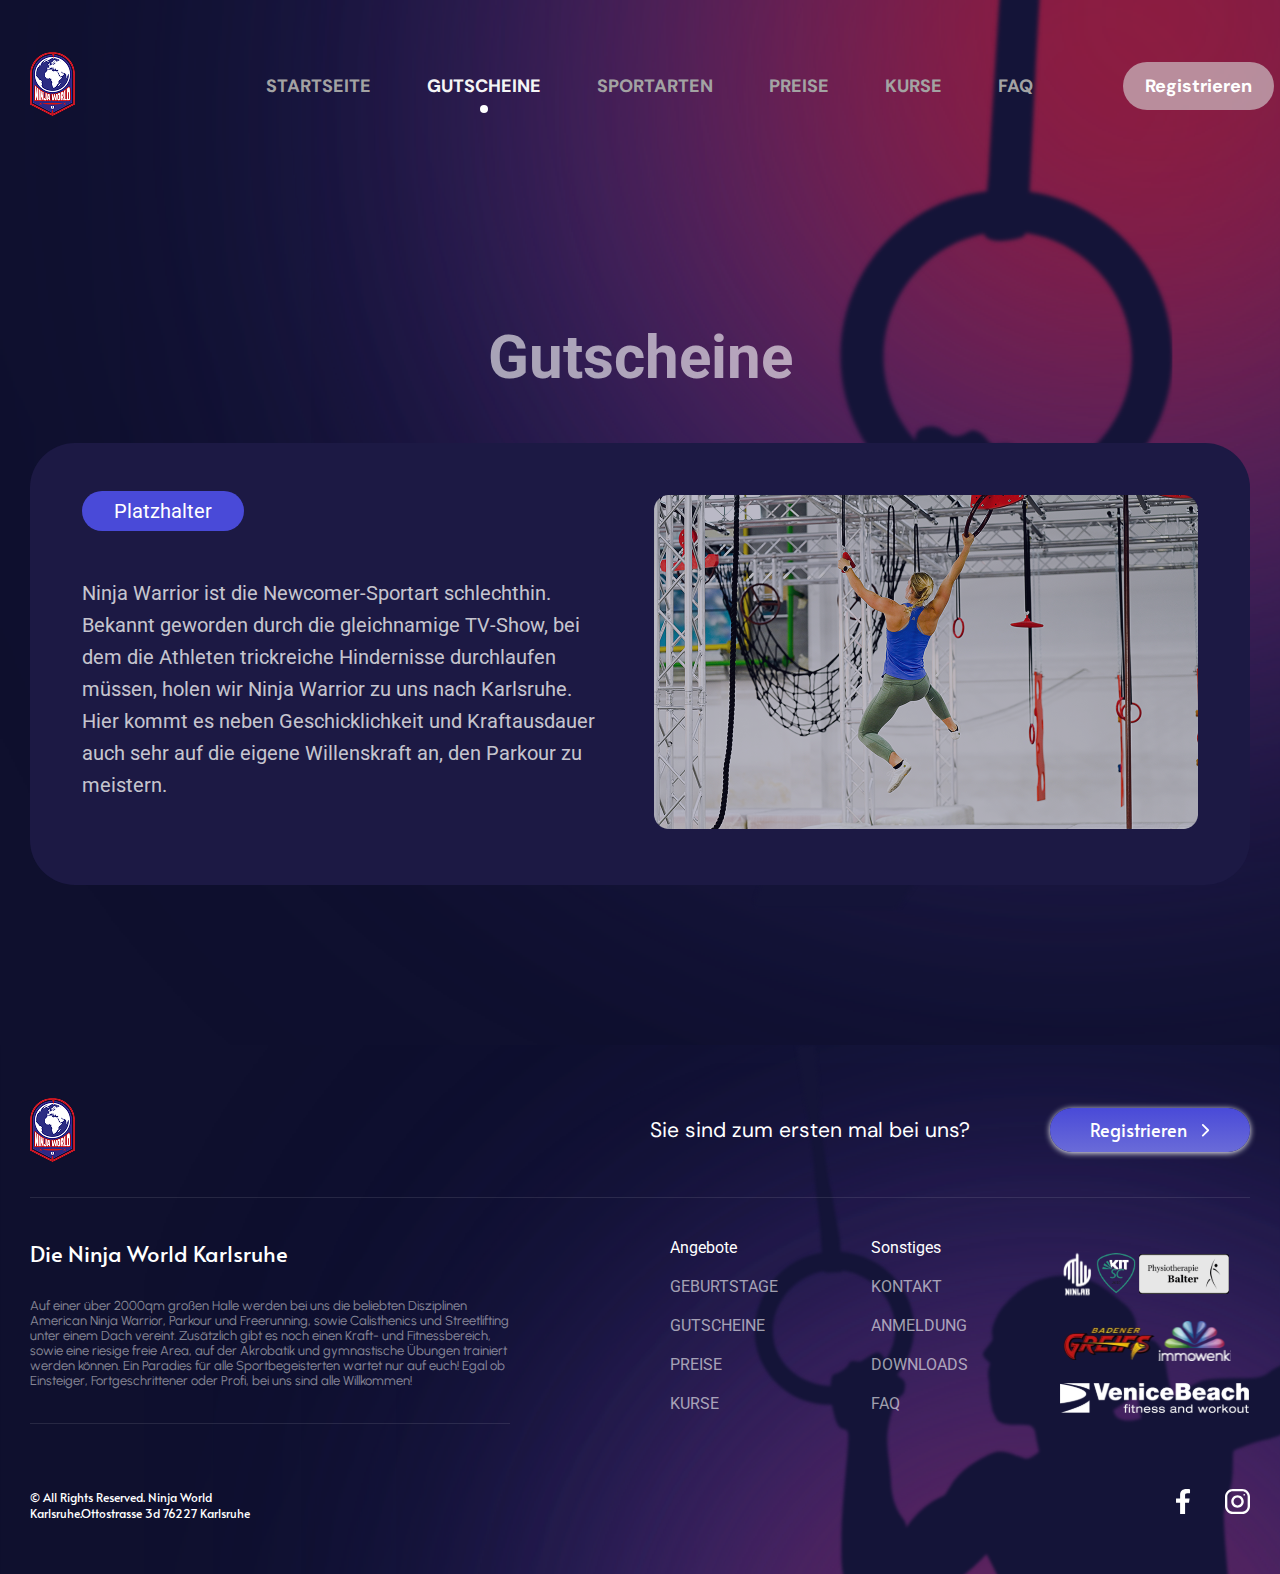
<file: gutscheine.html>
<!DOCTYPE html>
<html lang="en">
<head>
    <meta charset="UTF-8">
    <meta name="viewport" content="width=device-width, initial-scale=1.0">
    <title>Ninja-World</title>
    <link rel="stylesheet" href="https://cdn.jsdelivr.net/npm/swiper@11/swiper-bundle.min.css"/>
    <link rel="stylesheet" href="css/slider.css">
    <link rel="stylesheet" href="css/config.css">
    <link rel="stylesheet" href="css/menumobile.css">
    <link rel="stylesheet" href="css/Gutscheine-style.css">
    <link rel="stylesheet" href="css/style.css">
    <link rel="stylesheet" href="css/media.css">
    <link rel="preconnect" href="https://fonts.googleapis.com">
    <link rel="preconnect" href="https://fonts.gstatic.com" crossorigin>
    <link href="https://fonts.googleapis.com/css2?family=Alata&family=DM+Sans:ital,opsz@0,9..40;1,9..40&family=Roboto:ital,wght@0,100..900;1,100..900&family=Urbanist:ital,wght@0,100..900;1,100..900&display=swap" rel="stylesheet">
</head>
<body>
    <header>
        <div class="container mauto dflex justify_between">
            <a href="#" class="logo"><img src="img/LogoNinjaWorld.png" alt=""></a>
			<div class="nav-but-wrap">
				<div class="menu-icon hover-target">
					<span class="menu-icon__line menu-icon__line-left"></span>
					<span class="menu-icon__line"></span>
					<span class="menu-icon__line menu-icon__line-right"></span>
				</div>					
			</div>
            <div class="nav">
                <div class="nav__content">
                    <ul class="nav__list">
                        <li class="nav__list-item"><a href="../index.html">STARTSEITE</a></li>
                        <li class="nav__list-item active-nav"><a href="../gutscheine.html">GUTSCHEINE</a></li>
                        <li class="nav__list-item"><a href="../sportarten.html">SPORTARTEN</a></li>
                        <li class="nav__list-item"><a href="../preise.html">PREISE</a></li>
                        <li class="nav__list-item"><a href="../kurse.html">KURSE</a></li>
                        <li class="nav__list-item"><a href="../faq.html">FAQ</a></li>
                        <li class="nav__list-item"><a href="https://boulderado.app/registration/fcf2448c2469fba222baf0dd4e22cbe26892ac76?r=german" class="Btn">Registrieren</a></li>
                    </ul>
                </div>
            </div>						
		</div>				
	</header>
    <main>
        <section class="gutscheine-sektion">
            <h1>Gutscheine</h1>
            <div class="gutscheine-block dflex justify_between">
                <div class="gutscheine-info">
                    <a href="#">Platzhalter</a>
                    <p>Ninja Warrior ist die Newcomer-Sportart schlechthin. Bekannt geworden  durch die gleichnamige TV-Show, bei dem die Athleten trickreiche  Hindernisse durchlaufen müssen, holen wir Ninja Warrior zu uns nach  Karlsruhe. Hier kommt es neben Geschicklichkeit und Kraftausdauer auch  sehr auf die eigene Willenskraft an, den Parkour zu meistern.</p>    
                </div>
                <div class="gutscheine-img">
                    <img src="img/Gutscheine.png" alt="">
                </div>
           </div>
    
        </section>
    </main>
    <footer>
        <div class="container">
            <div class="footer-top">
                <img src="img/LogoNinjaWorld.png" alt="">
                <div class="footer-top-text">
                    <h3>Sie sind zum ersten mal bei uns?</h3>
                    <a href="https://boulderado.app/registration/fcf2448c2469fba222baf0dd4e22cbe26892ac76?r=german" class="regbtn">Registrieren <img src="img/right.svg" alt=""></a>
                </div>
            </div>
            <div class="footer-middle">
                    <div class="footer-middle-text">
                        <h3>Die Ninja World Karlsruhe</h3>
                        <p>Auf einer über 2000qm großen Halle werden bei uns die beliebten  Disziplinen American Ninja Warrior, Parkour und Freerunning, sowie  Calisthenics und Streetlifting unter einem Dach vereint. Zusätzlich gibt es noch einen Kraft- und Fitnessbereich, sowie eine riesige freie Area, auf der Akrobatik und gymnastische Übungen trainiert werden können. Ein Paradies für alle Sportbegeisterten wartet nur auf euch! Egal ob  Einsteiger, Fortgeschrittener oder Profi, bei uns sind alle Willkommen!</p>
                    </div>
                    <div class="right-side">
                        <div class="footer-middle-first-list">
                            <ul>
                                <li>Angebote</li>
                                <li><a href="https://ninja-world.eu/Gebur">GEBURTSTAGE</a></li>
                                <li><a href="../gutscheine.html">GUTSCHEINE</a></li>
                                <li><a href="../preise.html">PREISE</a></li>
                                <li><a href="../kurse.html">KURSE</a></li>
                            </ul>
                        </div>
                        <div class="footer-middle-second-list">
                            <ul>
                                <li>Sonstiges</li>
                                <li><a href="#">KONTAKT</a></li>
                                <li><a href="#">ANMELDUNG</a></li>
                                <li><a href="../downloads.html">DOWNLOADS</a></li>
                                <li><a href="../faq.html">FAQ</a></li>
                            </ul>
                        </div>
                        <div class="footer-middle-img">
                            <img src="img/mini.svg" alt="">
                            <img src="img/Kit_SC_2.svg" alt="">
                            <img src="img/pt-balter.svg" alt="">
                            <img src="img/Greifs.svg" alt="">
                            <img src="img/Logo_bunt_glanz_weis.svg" alt="">
                            <img src="img/VB_Logo_mitBatch 3.svg" alt="">
                        </div>
                    </div>
            </div>
            <div class="footer-bottom">
                <div class="footer-bottom-text">
                    <p>
                        © All Rights Reserved. Ninja World Karlsruhe.Ottostrasse 3d 76227 Karlsruhe
                    </p>
                </div>
                <div class="footer-bottom-img">
                    <a href="https://www.facebook.com/ninjaworld.karlsruhe/"><img src="img/facebook.svg" alt=""></a>
                    <a href="https://www.instagram.com/ninjaworld.karlsruhe/"><img src="img/instagram.svg" alt=""></a>
                </div>
            </div>  
        </div>
    </footer>
    <script src="https://code.jquery.com/jquery-3.6.3.js" integrity="sha256-nQLuAZGRRcILA+6dMBOvcRh5Pe310sBpanc6+QBmyVM="
        crossorigin="anonymous"></script>
    <script src="js/script.js"></script>
</body>
</html>
</file>
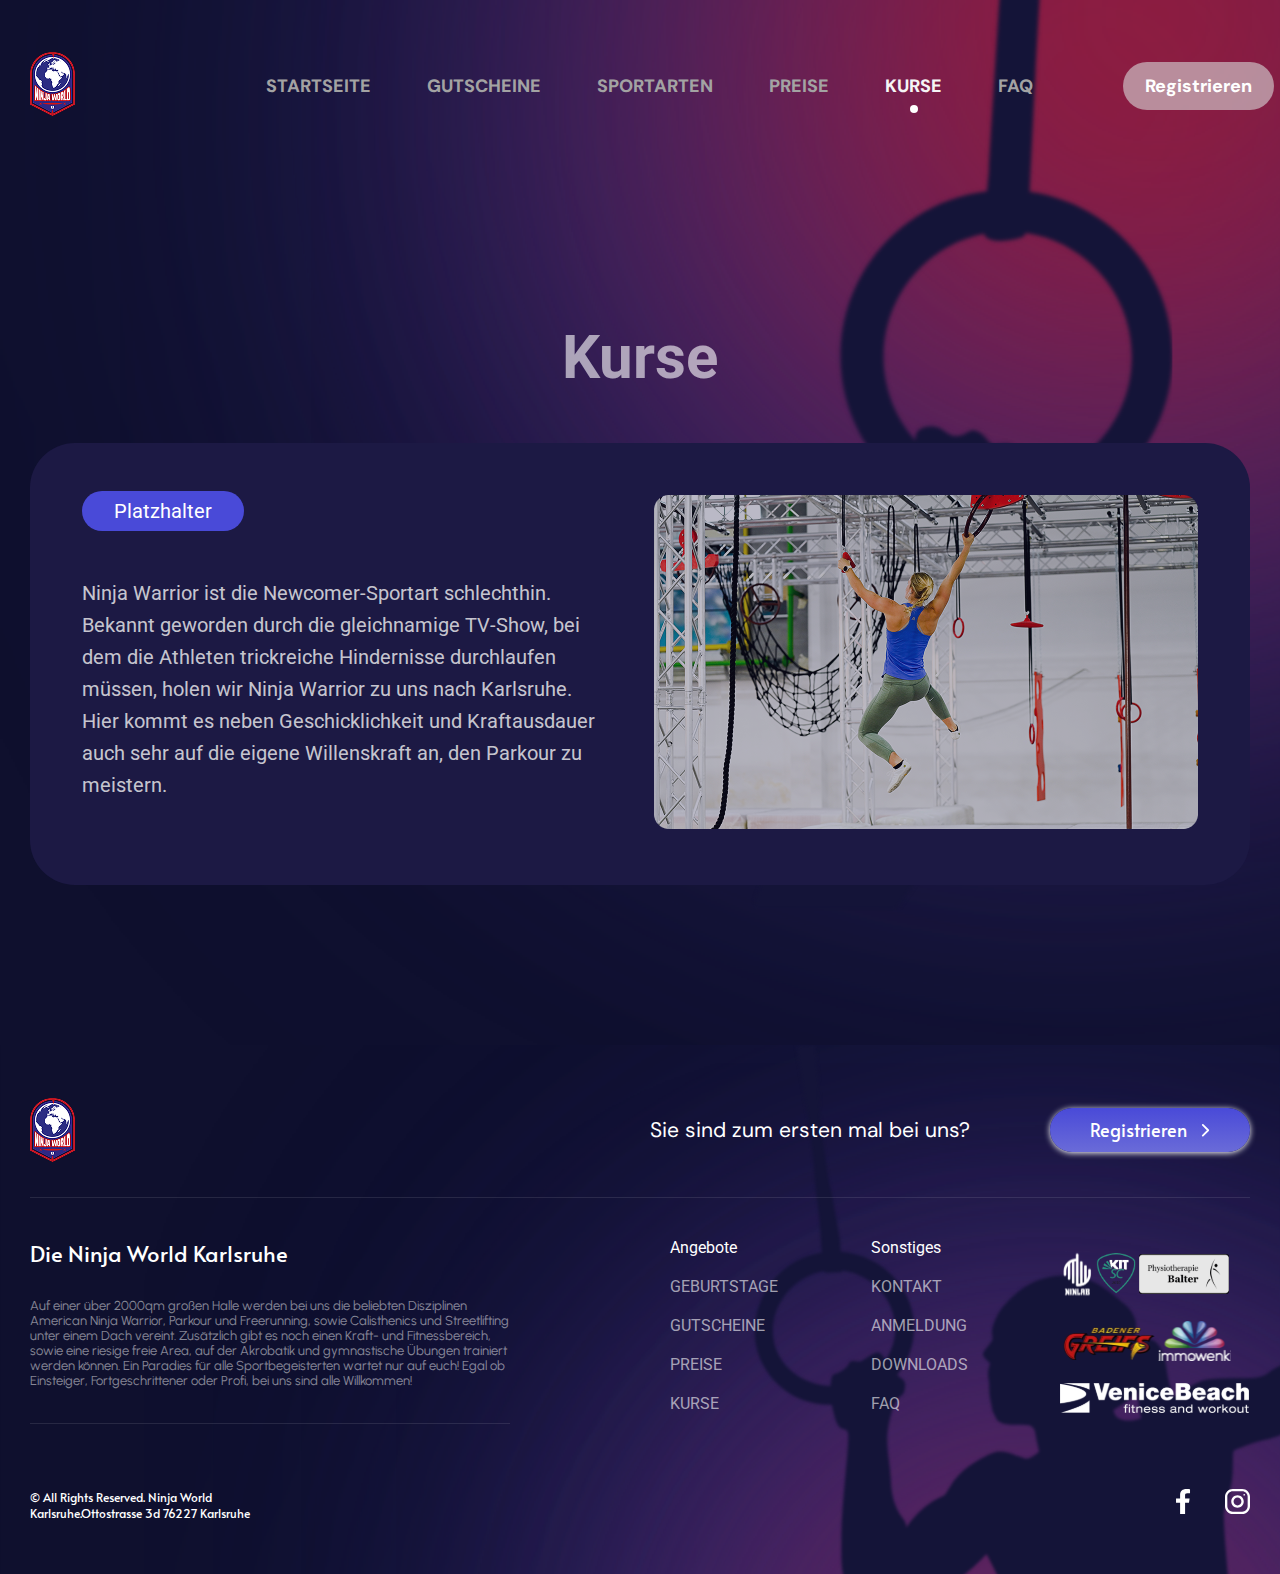
<file: kurse.html>
<!DOCTYPE html>
<html lang="en">
<head>
    <meta charset="UTF-8">
    <meta name="viewport" content="width=device-width, initial-scale=1.0">
    <title>Ninja-World</title>
    <link rel="stylesheet" href="https://cdn.jsdelivr.net/npm/swiper@11/swiper-bundle.min.css"/>
    <link rel="stylesheet" href="css/slider.css">
    <link rel="stylesheet" href="css/config.css">
    <link rel="stylesheet" href="css/menumobile.css">
    <link rel="stylesheet" href="css/Gutscheine-style.css">
    <link rel="stylesheet" href="css/style.css">
    <link rel="stylesheet" href="css/media.css">
    <link rel="preconnect" href="https://fonts.googleapis.com">
    <link rel="preconnect" href="https://fonts.gstatic.com" crossorigin>
    <link href="https://fonts.googleapis.com/css2?family=Alata&family=DM+Sans:ital,opsz@0,9..40;1,9..40&family=Roboto:ital,wght@0,100..900;1,100..900&family=Urbanist:ital,wght@0,100..900;1,100..900&display=swap" rel="stylesheet">
</head>
<body>
    <header>
        <div class="container mauto dflex justify_between">
            <a href="#" class="logo"><img src="img/LogoNinjaWorld.png" alt=""></a>
			<div class="nav-but-wrap">
				<div class="menu-icon hover-target">
					<span class="menu-icon__line menu-icon__line-left"></span>
					<span class="menu-icon__line"></span>
					<span class="menu-icon__line menu-icon__line-right"></span>
				</div>					
			</div>
            <div class="nav">
                <div class="nav__content">
                    <ul class="nav__list">
                        <li class="nav__list-item"><a href="../index.html">STARTSEITE</a></li>
                        <li class="nav__list-item"><a href="../gutscheine.html">GUTSCHEINE</a></li>
                        <li class="nav__list-item"><a href="../sportarten.html">SPORTARTEN</a></li>
                        <li class="nav__list-item"><a href="../preise.html">PREISE</a></li>
                        <li class="nav__list-item active-nav"><a href="../kurse.html">KURSE</a></li>
                        <li class="nav__list-item"><a href="../faq.html">FAQ</a></li>
                        <li class="nav__list-item"><a href="https://boulderado.app/registration/fcf2448c2469fba222baf0dd4e22cbe26892ac76?r=german" class="Btn">Registrieren</a></li>
                    </ul>
                </div>
            </div>						
		</div>				
	</header>
    <main>
        <section class="gutscheine-sektion">
            <h1>Kurse</h1>
            <div class="gutscheine-block dflex justify_between">
                <div class="gutscheine-info">
                    <a href="#">Platzhalter</a>
                    <p>Ninja Warrior ist die Newcomer-Sportart schlechthin. Bekannt geworden  durch die gleichnamige TV-Show, bei dem die Athleten trickreiche  Hindernisse durchlaufen müssen, holen wir Ninja Warrior zu uns nach  Karlsruhe. Hier kommt es neben Geschicklichkeit und Kraftausdauer auch  sehr auf die eigene Willenskraft an, den Parkour zu meistern.</p>    
                </div>
                <div class="gutscheine-img">
                    <img src="img/Gutscheine.png" alt="">
                </div>
           </div>

        </section>
    </main>
    <footer>
        <div class="container">
            <div class="footer-top">
                <img src="img/LogoNinjaWorld.png" alt="">
                <div class="footer-top-text">
                    <h3>Sie sind zum ersten mal bei uns?</h3>
                    <a href="https://boulderado.app/registration/fcf2448c2469fba222baf0dd4e22cbe26892ac76?r=german" class="regbtn">Registrieren <img src="img/right.svg" alt=""></a>
                </div>
            </div>
            <div class="footer-middle">
                    <div class="footer-middle-text">
                        <h3>Die Ninja World Karlsruhe</h3>
                        <p>Auf einer über 2000qm großen Halle werden bei uns die beliebten  Disziplinen American Ninja Warrior, Parkour und Freerunning, sowie  Calisthenics und Streetlifting unter einem Dach vereint. Zusätzlich gibt es noch einen Kraft- und Fitnessbereich, sowie eine riesige freie Area, auf der Akrobatik und gymnastische Übungen trainiert werden können. Ein Paradies für alle Sportbegeisterten wartet nur auf euch! Egal ob  Einsteiger, Fortgeschrittener oder Profi, bei uns sind alle Willkommen!</p>
                    </div>
                    <div class="right-side">
                        <div class="footer-middle-first-list">
                            <ul>
                                <li>Angebote</li>
                                <li><a href="https://ninja-world.eu/Gebur">GEBURTSTAGE</a></li>
                                <li><a href="../gutscheine.html">GUTSCHEINE</a></li>
                                <li><a href="../preise.html">PREISE</a></li>
                                <li><a href="../kurse.html">KURSE</a></li>
                            </ul>
                        </div>
                        <div class="footer-middle-second-list">
                            <ul>
                                <li>Sonstiges</li>
                                <li><a href="#">KONTAKT</a></li>
                                <li><a href="#">ANMELDUNG</a></li>
                                <li><a href="../downloads.html">DOWNLOADS</a></li>
                                <li><a href="../faq.html">FAQ</a></li>
                            </ul>
                        </div>
                        <div class="footer-middle-img">
                            <img src="img/mini.svg" alt="">
                            <img src="img/Kit_SC_2.svg" alt="">
                            <img src="img/pt-balter.svg" alt="">
                            <img src="img/Greifs.svg" alt="">
                            <img src="img/Logo_bunt_glanz_weis.svg" alt="">
                            <img src="img/VB_Logo_mitBatch 3.svg" alt="">
                        </div>
                    </div>
            </div>
            <div class="footer-bottom">
                <div class="footer-bottom-text">
                    <p>
                        © All Rights Reserved. Ninja World Karlsruhe.Ottostrasse 3d 76227 Karlsruhe
                    </p>
                </div>
                <div class="footer-bottom-img">
                    <a href="https://www.facebook.com/ninjaworld.karlsruhe/"><img src="img/facebook.svg" alt=""></a>
                    <a href="https://www.instagram.com/ninjaworld.karlsruhe/"><img src="img/instagram.svg" alt=""></a>
                </div>
            </div>  
        </div>
    </footer>
    <script src="https://code.jquery.com/jquery-3.6.3.js" integrity="sha256-nQLuAZGRRcILA+6dMBOvcRh5Pe310sBpanc6+QBmyVM="
    crossorigin="anonymous"></script>
    <script src="js/script.js"></script>
</body>
</html>
</file>
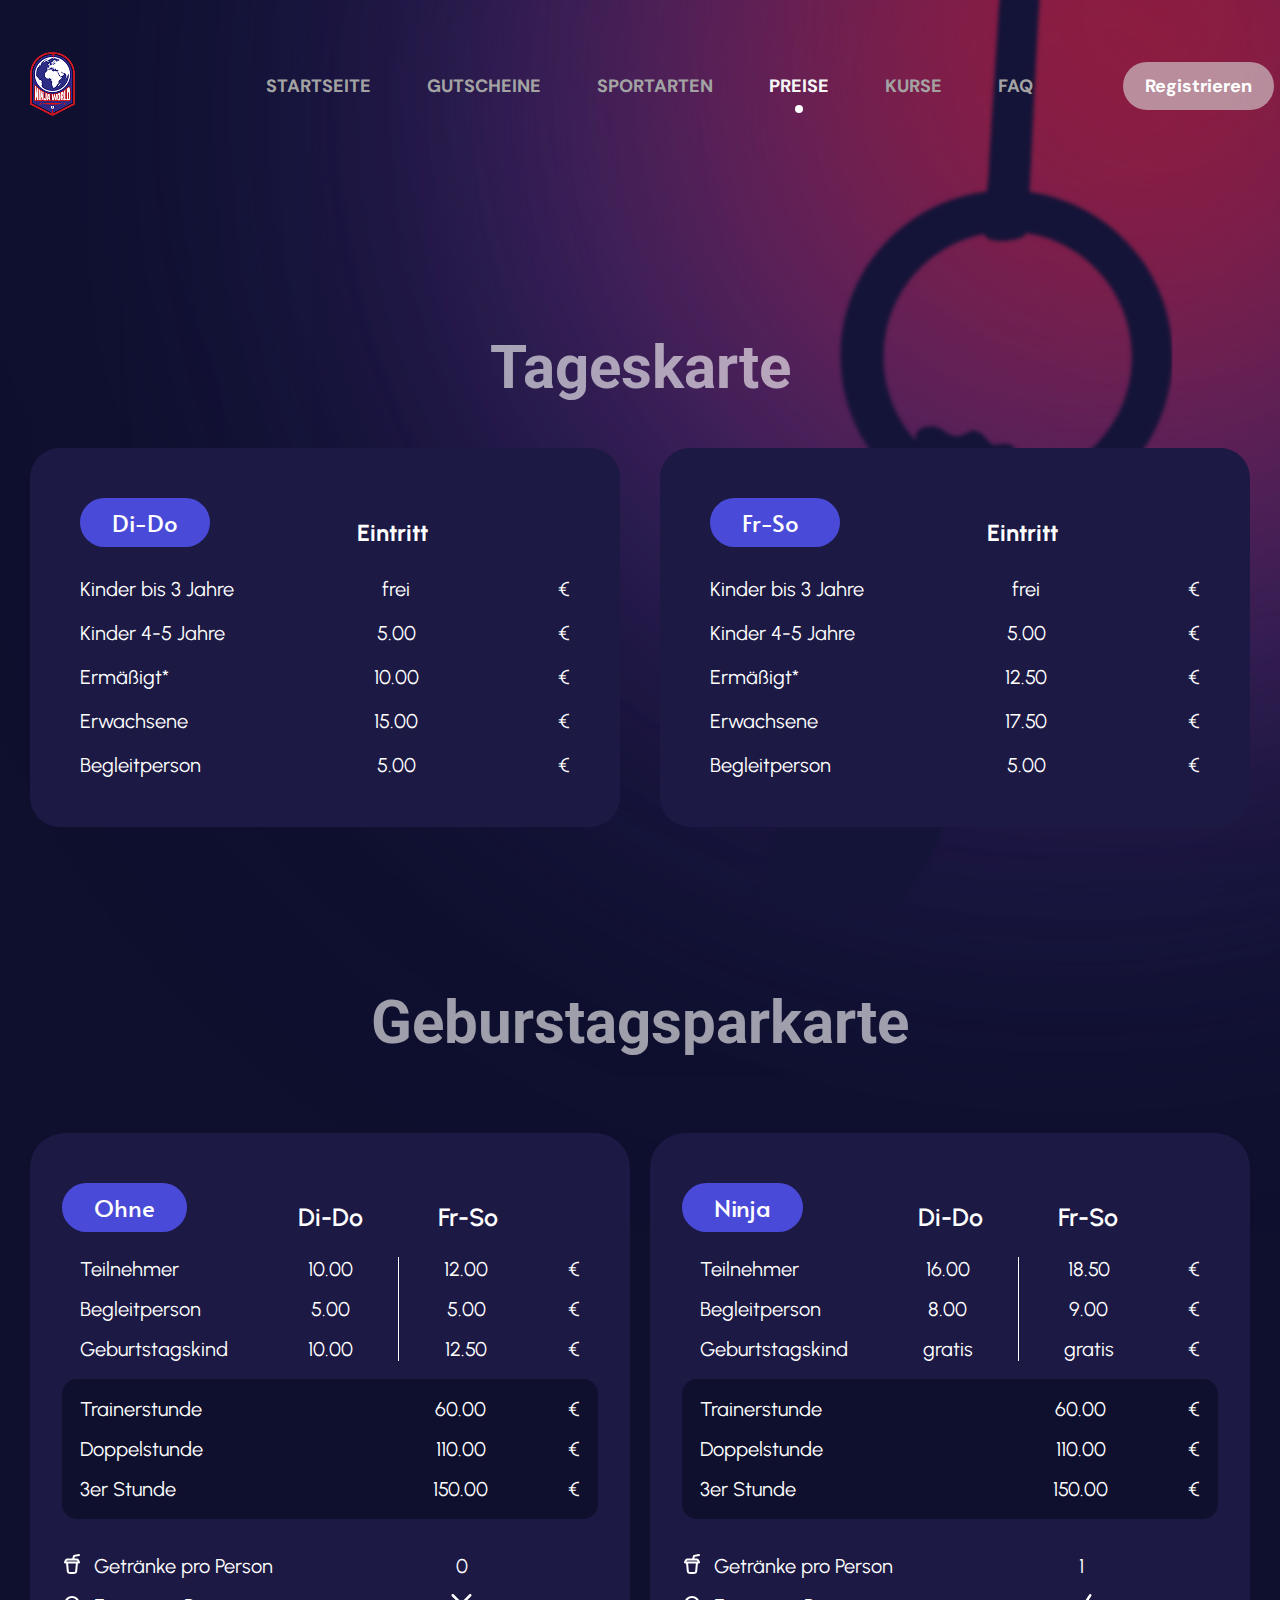
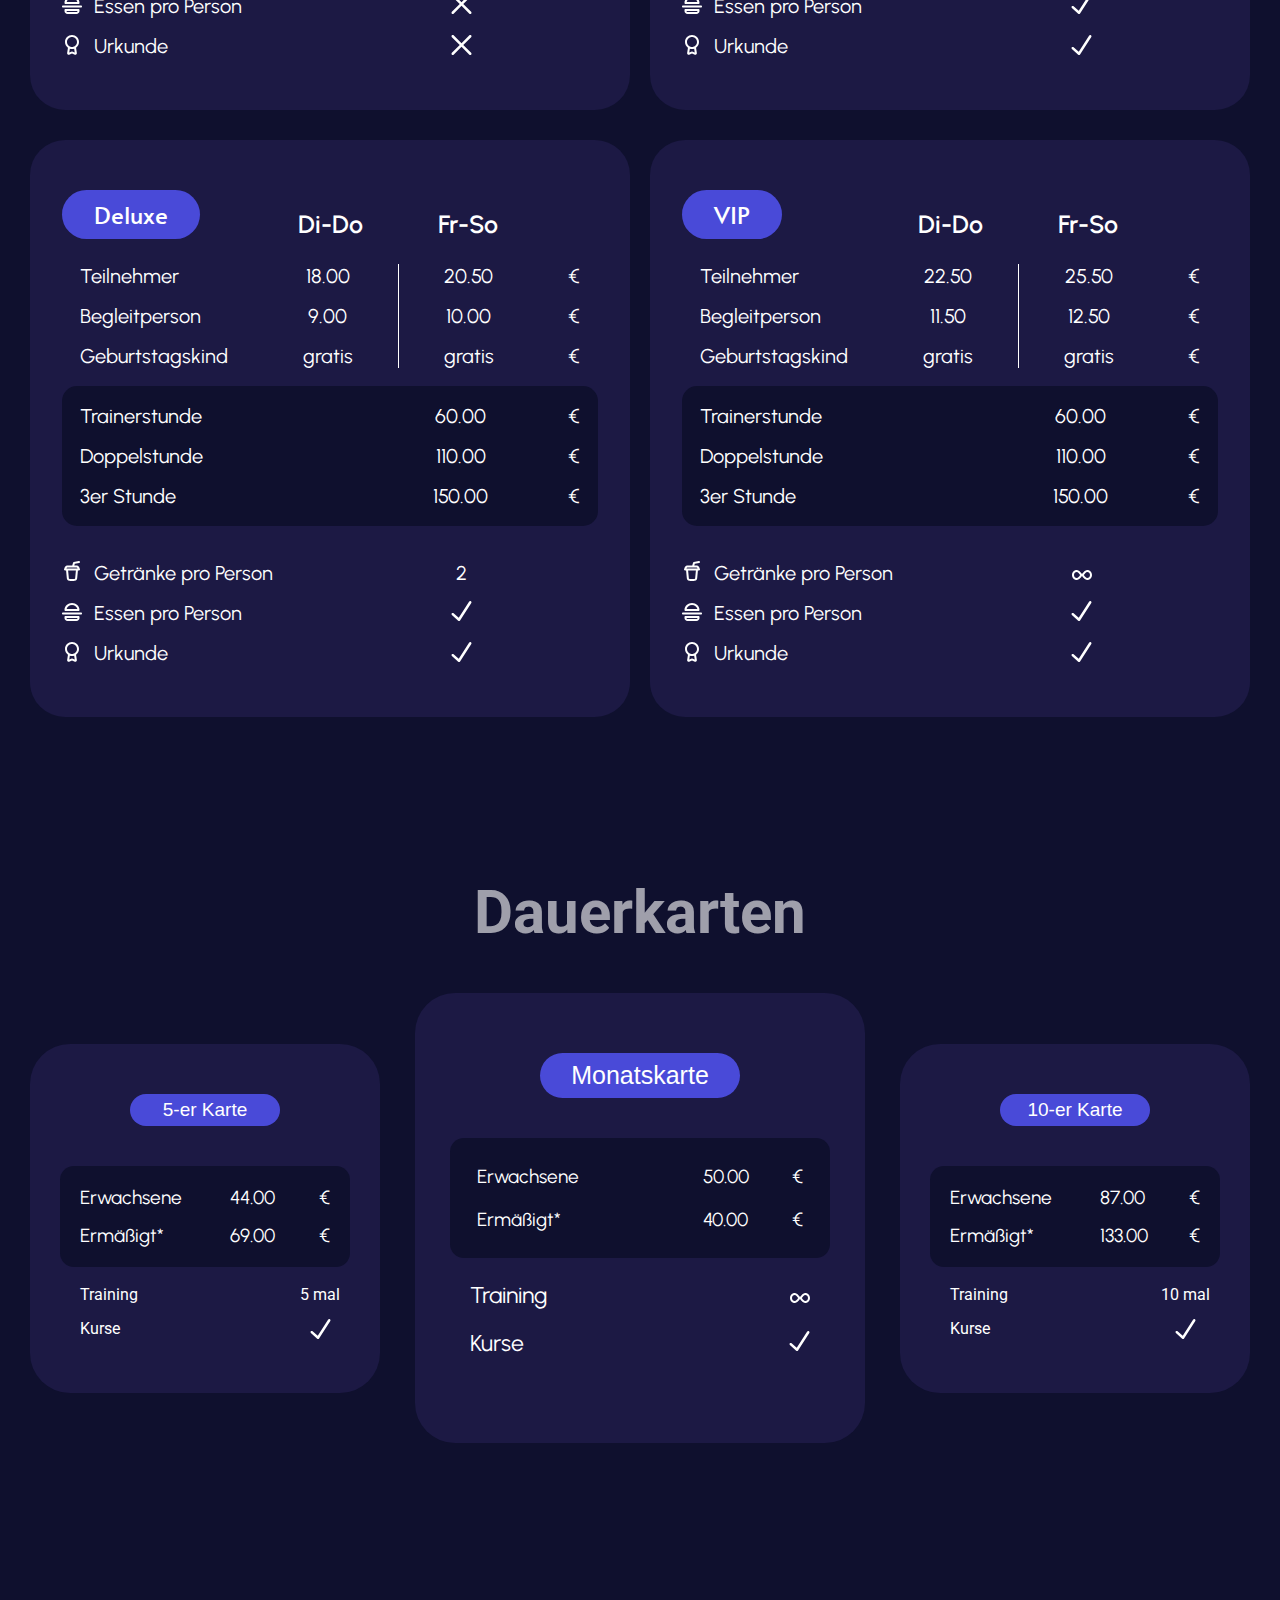
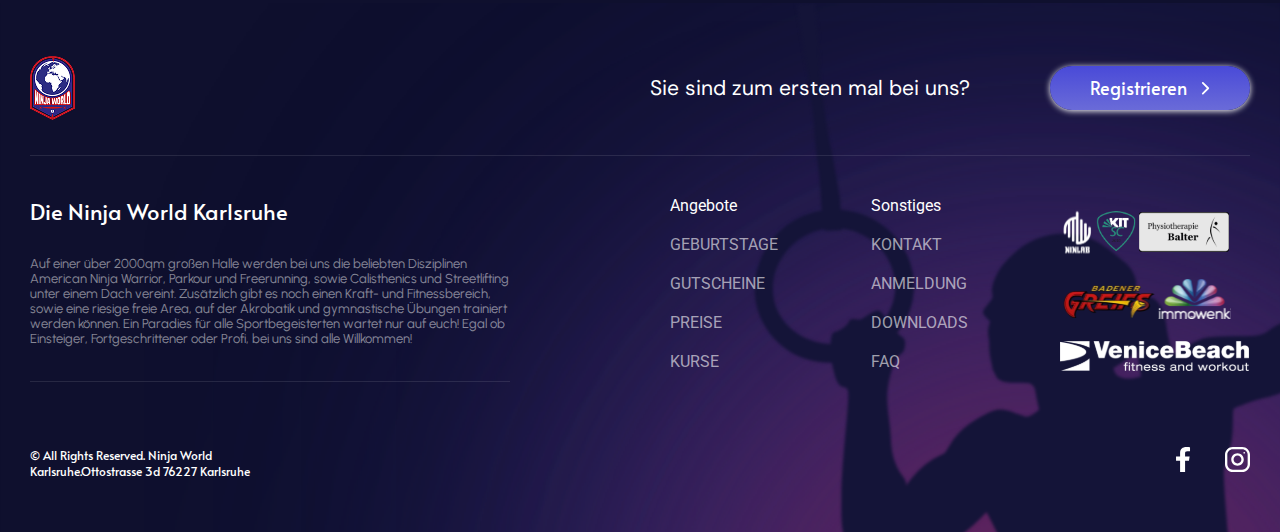
<file: preise.html>
<!DOCTYPE html>
<html lang="en">
<head>
    <meta charset="UTF-8">
    <meta name="viewport" content="width=device-width, initial-scale=1.0">
    <title>Ninja-World</title>
    <link rel="stylesheet" href="https://cdn.jsdelivr.net/npm/swiper@11/swiper-bundle.min.css"/>
    <link rel="stylesheet" href="css/slider.css">
    <link rel="stylesheet" href="css/config.css">
    <link rel="stylesheet" href="css/menumobile.css">
    <link rel="stylesheet" href="css/Gutscheine-style.css">
    <link rel="stylesheet" href="css/style.css">
    <link rel="stylesheet" href="css/media.css">
    <link rel="preconnect" href="https://fonts.googleapis.com">
    <link rel="preconnect" href="https://fonts.gstatic.com" crossorigin>
    <link href="https://fonts.googleapis.com/css2?family=Alata&family=DM+Sans:ital,opsz@0,9..40;1,9..40&family=Roboto:ital,wght@0,100..900;1,100..900&family=Urbanist:ital,wght@0,100..900;1,100..900&display=swap" rel="stylesheet">
</head>
<body>
    <header>
        <div class="container mauto dflex justify_between">
            <a href="#" class="logo"><img src="img/LogoNinjaWorld.png" alt=""></a>
			<div class="nav-but-wrap">
				<div class="menu-icon hover-target">
					<span class="menu-icon__line menu-icon__line-left"></span>
					<span class="menu-icon__line"></span>
					<span class="menu-icon__line menu-icon__line-right"></span>
				</div>					
			</div>
            <div class="nav">
                <div class="nav__content">
                    <ul class="nav__list">
                        <li class="nav__list-item"><a href="../index.html">STARTSEITE</a></li>
                        <li class="nav__list-item"><a href="../gutscheine.html">GUTSCHEINE</a></li>
                        <li class="nav__list-item"><a href="../sportarten.html">SPORTARTEN</a></li>
                        <li class="nav__list-item active-nav"><a href="../preise.html">PREISE</a></li>
                        <li class="nav__list-item"><a href="../kurse.html">KURSE</a></li>
                        <li class="nav__list-item"><a href="../faq.html">FAQ</a></li>
                        <li class="nav__list-item"><a href="https://boulderado.app/registration/fcf2448c2469fba222baf0dd4e22cbe26892ac76?r=german" class="Btn">Registrieren</a></li>
                    </ul>
                </div>
            </div>						
		</div>				
	</header>
    <main>
        <section class="tageskarte-section">
            <h1>Tageskarte</h1>
            <div class="preis-karte dflex justify_between">
                <div class="preis-tages-list">
                    <div class="preis-liste-text dflex">
                        <h2>Di-Do</h2>
                        <h3>Eintritt</h3>
                    </div>
                    <div class="preis-liste dflex justify_between">
                        <ul>
                            <li>Kinder bis 3 Jahre</li>
                            <li>Kinder 4-5 Jahre</li>
                            <li>Ermäßigt*</li>
                            <li>Erwachsene</li>
                            <li>Begleitperson</li>
                        </ul>
                        <ul class="text_center">
                            <li>frei</li>
                            <li>5.00</li>
                            <li>10.00</li>
                            <li>15.00</li>
                            <li>5.00</li>
                        </ul>
                        <ul>
                            <li>€</li>
                            <li>€</li>
                            <li>€</li>
                            <li>€</li>
                            <li>€</li>
                        </ul>
                    </div>
                </div>
                <div class="preis-tages-list">
                    <div class="preis-liste-text dflex">
                        <h2>Fr-So</h2>
                        <h3>Eintritt</h3>
                    </div>
                    <div class="preis-liste dflex justify_between">
                        <ul>
                            <li>Kinder bis 3 Jahre</li>
                            <li>Kinder 4-5 Jahre</li>
                            <li>Ermäßigt*</li>
                            <li>Erwachsene</li>
                            <li>Begleitperson</li>
                        </ul>
                        <ul class="text_center">
                            <li>frei</li>
                            <li>5.00</li>
                            <li>12.50</li>
                            <li>17.50</li>
                            <li>5.00</li>
                        </ul>
                        <ul>
                            <li>€</li>
                            <li>€</li>
                            <li>€</li>
                            <li>€</li>
                            <li>€</li>
                        </ul>
                    </div>
                </div>
            </div>
        </section>
        <section class="geburstagsparkarte-section">
            <h1>Geburstagsparkarte</h1>
            <div class="geburstagsparkarte-container dflex fwrap justify_between">
                <div class="geburstagsparkarte-cards">
                    <div class="geburstagsparkarte-top-text dflex justify_between">
                        <h2>Ohne</h2>
                        <div class="geburstagsparkarte-top-text-tages dflex justify_between">
                            <h3>Di-Do</h3>
                            <h3>Fr-So</h3>
                        </div>
                    </div>
                    <div class="geburstagsparkarte-cards-first-list dflex justify_between">
                        <ul>
                            <li>Teilnehmer</li>
                            <li>Begleitperson</li>
                            <li>Geburtstagskind</li>
                        </ul>
                        <div class="geburstagsparkarte-lisl-preice dflex">
                            <ul>
                                <li>10.00</li>
                                <li>5.00</li>
                                <li>10.00</li>
                            </ul>
                            <ul>
                                <li>12.00</li>
                                <li>5.00</li>
                                <li>12.50</li>
                            </ul>
                        </div>
                        <ul>
                            <li>€</li>
                            <li>€</li>
                            <li>€</li>
                        </ul>
                    </div>
                    <div class="geburstagsparkarte-cards-second-list dflex justify_between">
                        <div class="geburstagsparkarte-cards-second-list-stunde dflex">
                            <ul>
                                <li>Trainerstunde</li>
                                <li>Doppelstunde</li>
                                <li>3er Stunde</li>
                            </ul>
                        </div>
                        <div class="geburstagsparkarte-cards-second-list-preise dflex justify_between">
                            <ul>
                                <li>60.00</li>
                                <li>110.00</li>
                                <li>150.00</li>
                            </ul>
                            <ul>
                                <li>€</li>
                                <li>€</li>
                                <li>€</li>
                            </ul>
                        </div>
                    </div>
                    <div class="geburstagsparkarte-cards-third-list dflex justify_between">
                        <div class="geburstagsparkarte-cards-third-rewards-list dflex">
                            <ul>
                                <li><img src="img/soda.svg" alt=""></li>
                                <li><img src="img/burger.svg" alt=""></li>
                                <li><img src="img/medal.svg" alt=""></li>
                            </ul>
                            <ul>
                                <li>Getränke pro Person</li>
                                <li>Essen pro Person</li>
                                <li>Urkunde</li>
                            </ul>
                        </div>
                        <ul>
                            <li>0</li>
                            <li><img src="img/n.svg" alt=""></li>
                            <li><img src="img/n.svg" alt=""></li>
                        </ul>
                    </div>
                </div>
                <div class="geburstagsparkarte-cards">
                    <div class="geburstagsparkarte-top-text dflex justify_between">
                        <h2>Ninja</h2>
                        <div class="geburstagsparkarte-top-text-tages dflex justify_between">
                            <h3>Di-Do</h3>
                            <h3>Fr-So</h3>
                        </div>
                    </div>
                    <div class="geburstagsparkarte-cards-first-list dflex justify_between">
                        <ul>
                            <li>Teilnehmer</li>
                            <li>Begleitperson</li>
                            <li>Geburtstagskind</li>
                        </ul>
                        <div class="geburstagsparkarte-lisl-preice dflex">
                            <ul>
                                <li>16.00</li>
                                <li>8.00</li>
                                <li>gratis</li>
                            </ul>
                            <ul>
                                <li>18.50</li>
                                <li>9.00</li>
                                <li>gratis</li>
                            </ul>
                        </div>
                        <ul>
                            <li>€</li>
                            <li>€</li>
                            <li>€</li>
                        </ul>
                    </div>
                    <div class="geburstagsparkarte-cards-second-list dflex justify_between">
                        <div class="geburstagsparkarte-cards-second-list-stunde dflex">
                            <ul>
                                <li>Trainerstunde</li>
                                <li>Doppelstunde</li>
                                <li>3er Stunde</li>
                            </ul>
                        </div>
                        <div class="geburstagsparkarte-cards-second-list-preise dflex justify_between">
                            <ul>
                                <li>60.00</li>
                                <li>110.00</li>
                                <li>150.00</li>
                            </ul>
                            <ul>
                                <li>€</li>
                                <li>€</li>
                                <li>€</li>
                            </ul>
                        </div>
                    </div>
                    <div class="geburstagsparkarte-cards-third-list dflex justify_between">
                        <div class="geburstagsparkarte-cards-third-rewards-list dflex">
                            <ul>
                                <li><img src="img/soda.svg" alt=""></li>
                                <li><img src="img/burger.svg" alt=""></li>
                                <li><img src="img/medal.svg" alt=""></li>
                            </ul>
                            <ul>
                                <li>Getränke pro Person</li>
                                <li>Essen pro Person</li>
                                <li>Urkunde</li>
                            </ul>
                        </div>
                        <ul>
                            <li>1</li>
                            <li><img src="img/y.svg" alt=""></li>
                            <li><img src="img/y.svg" alt=""></li>
                        </ul>
                    </div>
                </div>
                <div class="geburstagsparkarte-cards">
                    <div class="geburstagsparkarte-top-text dflex justify_between">
                        <h2>Deluxe</h2>
                        <div class="geburstagsparkarte-top-text-tages dflex justify_between">
                            <h3>Di-Do</h3>
                            <h3>Fr-So</h3>
                        </div>
                    </div>
                    <div class="geburstagsparkarte-cards-first-list dflex justify_between">
                        <ul>
                            <li>Teilnehmer</li>
                            <li>Begleitperson</li>
                            <li>Geburtstagskind</li>
                        </ul>
                        <div class="geburstagsparkarte-lisl-preice dflex">
                            <ul>
                                <li>18.00</li>
                                <li>9.00</li>
                                <li>gratis</li>
                            </ul>
                            <ul>
                                <li>20.50</li>
                                <li>10.00</li>
                                <li>gratis</li>
                            </ul>
                        </div>
                        <ul>
                            <li>€</li>
                            <li>€</li>
                            <li>€</li>
                        </ul>
                    </div>
                    <div class="geburstagsparkarte-cards-second-list dflex justify_between">
                        <div class="geburstagsparkarte-cards-second-list-stunde dflex">
                            <ul>
                                <li>Trainerstunde</li>
                                <li>Doppelstunde</li>
                                <li>3er Stunde</li>
                            </ul>
                        </div>
                        <div class="geburstagsparkarte-cards-second-list-preise dflex justify_between">
                            <ul>
                                <li>60.00</li>
                                <li>110.00</li>
                                <li>150.00</li>
                            </ul>
                            <ul>
                                <li>€</li>
                                <li>€</li>
                                <li>€</li>
                            </ul>
                        </div>
                    </div>
                    <div class="geburstagsparkarte-cards-third-list dflex justify_between">
                        <div class="geburstagsparkarte-cards-third-rewards-list dflex">
                            <ul>
                                <li><img src="img/soda.svg" alt=""></li>
                                <li><img src="img/burger.svg" alt=""></li>
                                <li><img src="img/medal.svg" alt=""></li>
                            </ul>
                            <ul>
                                <li>Getränke pro Person</li>
                                <li>Essen pro Person</li>
                                <li>Urkunde</li>
                            </ul>
                        </div>
                        <ul>
                            <li>2</li>
                            <li><img src="img/y.svg" alt=""></li>
                            <li><img src="img/y.svg" alt=""></li>
                        </ul>
                    </div>
                </div>
                <div class="geburstagsparkarte-cards">
                    <div class="geburstagsparkarte-top-text dflex justify_between">
                        <h2>VIP</h2>
                        <div class="geburstagsparkarte-top-text-tages dflex justify_between">
                            <h3>Di-Do</h3>
                            <h3>Fr-So</h3>
                        </div>
                    </div>
                    <div class="geburstagsparkarte-cards-first-list dflex justify_between">
                        <ul>
                            <li>Teilnehmer</li>
                            <li>Begleitperson</li>
                            <li>Geburtstagskind</li>
                        </ul>
                        <div class="geburstagsparkarte-lisl-preice dflex">
                            <ul>
                                <li>22.50</li>
                                <li>11.50</li>
                                <li>gratis</li>
                            </ul>
                            <ul>
                                <li>25.50</li>
                                <li>12.50</li>
                                <li>gratis</li>
                            </ul>
                        </div>
                        <ul>
                            <li>€</li>
                            <li>€</li>
                            <li>€</li>
                        </ul>
                    </div>
                    <div class="geburstagsparkarte-cards-second-list dflex justify_between">
                        <div class="geburstagsparkarte-cards-second-list-stunde dflex">
                            <ul>
                                <li>Trainerstunde</li>
                                <li>Doppelstunde</li>
                                <li>3er Stunde</li>
                            </ul>
                        </div>
                        <div class="geburstagsparkarte-cards-second-list-preise dflex justify_between">
                            <ul>
                                <li>60.00</li>
                                <li>110.00</li>
                                <li>150.00</li>
                            </ul>
                            <ul>
                                <li>€</li>
                                <li>€</li>
                                <li>€</li>
                            </ul>
                        </div>
                    </div>
                    <div class="geburstagsparkarte-cards-third-list dflex justify_between">
                        <div class="geburstagsparkarte-cards-third-rewards-list dflex">
                            <ul>
                                <li><img src="img/soda.svg" alt=""></li>
                                <li><img src="img/burger.svg" alt=""></li>
                                <li><img src="img/medal.svg" alt=""></li>
                            </ul>
                            <ul>
                                <li>Getränke pro Person</li>
                                <li>Essen pro Person</li>
                                <li>Urkunde</li>
                            </ul>
                        </div>
                        <ul>
                            <li><img src="img/infinity.svg" alt=""></li>
                            <li><img src="img/y.svg" alt=""></li>
                            <li><img src="img/y.svg" alt=""></li>
                        </ul>
                    </div>
                </div>
            </div>
        </section>
        <section class="dauerkarten-section">
            <div class="dauerkarten-container">
                <h1>Dauerkarten</h1>
                <div class="dauerkarten-container-cards-block dflex justify_between acenter">
                    <div class="dauerkarten-cards">
                        <div class="dauerkarten-first-card">
                            <h2>5-er Karte</h2>
                            <div class="dauerkarten-cards-preislist dflex justify_between">
                                <ul>
                                    <li>Erwachsene</li>
                                    <li>Ermäßigt*</li>
                                </ul>
                                <div class="dauerkarten-cards-preislist-cost dflex justify_between">
                                    <ul>
                                        <li>44.00</li>
                                        <li>69.00</li>
                                    </ul>
                                    <ul>
                                        <li>€</li>
                                        <li>€</li>
                                    </ul>
                                </div>
                            </div>
                            <div class="dauerkarten-cards-kurslist dflex justify_between">
                                <ul>
                                    <li>Training</li>
                                    <li>Kurse</li>
                                </ul>
                                <ul class="dauerkarten-cards-kurslist-rside">
                                    <li>5 mal</li>
                                    <li><img src="img/y.svg" alt=""></li>
                                </ul>
                            </div>
                        </div>
                    </div>
                    <div class="dauerkarten-cards">
                        <div class="dauerkarten-first-card">
                            <h2>Monatskarte</h2>
                            <div class="dauerkarten-cards-preislist dflex justify_between">
                                <ul>
                                    <li>Erwachsene</li>
                                    <li>Ermäßigt*</li>
                                </ul>
                                <div class="dauerkarten-cards-preislist-cost dflex justify_between">
                                    <ul>
                                        <li>50.00</li>
                                        <li>40.00</li>
                                    </ul>
                                    <ul>
                                        <li>€</li>
                                        <li>€</li>
                                    </ul>
                                </div>
                            </div>
                            <div class="dauerkarten-cards-kurslist dflex justify_between">
                                <ul>
                                    <li>Training</li>
                                    <li>Kurse</li>
                                </ul>
                                <ul class="dauerkarten-cards-kurslist-rside">
                                    <li><img src="img/infinity.svg" alt=""></li>
                                    <li><img src="img/y.svg" alt=""></li>
                                </ul>
                            </div>
                        </div>
                    </div>
                    <div class="dauerkarten-cards">
                        <div class="dauerkarten-first-card">
                            <h2>10-er Karte</h2>
                            <div class="dauerkarten-cards-preislist dflex justify_between">
                                <ul>
                                    <li>Erwachsene</li>
                                    <li>Ermäßigt*</li>
                                </ul>
                                <div class="dauerkarten-cards-preislist-cost dflex justify_between">
                                    <ul>
                                        <li>87.00</li>
                                        <li>133.00</li>
                                    </ul>
                                    <ul>
                                        <li>€</li>
                                        <li>€</li>
                                    </ul>
                                </div>
                            </div>
                            <div class="dauerkarten-cards-kurslist dflex justify_between">
                                <ul>
                                    <li>Training</li>
                                    <li>Kurse</li>
                                </ul>
                                <ul class="dauerkarten-cards-kurslist-rside">
                                    <li>10 mal</li>
                                    <li><img src="img/y.svg" alt=""></li>
                                </ul>
                            </div>
                        </div>
                    </div>
                </div>
            </div>
        </section>
    </main>
    <footer>
        <div class="container">
            <div class="footer-top">
                <img src="img/LogoNinjaWorld.png" alt="">
                <div class="footer-top-text">
                    <h3>Sie sind zum ersten mal bei uns?</h3>
                    <a href="https://boulderado.app/registration/fcf2448c2469fba222baf0dd4e22cbe26892ac76?r=german" class="regbtn">Registrieren <img src="img/right.svg" alt=""></a>
                </div>
            </div>
            <div class="footer-middle">
                    <div class="footer-middle-text">
                        <h3>Die Ninja World Karlsruhe</h3>
                        <p>Auf einer über 2000qm großen Halle werden bei uns die beliebten  Disziplinen American Ninja Warrior, Parkour und Freerunning, sowie  Calisthenics und Streetlifting unter einem Dach vereint. Zusätzlich gibt es noch einen Kraft- und Fitnessbereich, sowie eine riesige freie Area, auf der Akrobatik und gymnastische Übungen trainiert werden können. Ein Paradies für alle Sportbegeisterten wartet nur auf euch! Egal ob  Einsteiger, Fortgeschrittener oder Profi, bei uns sind alle Willkommen!</p>
                    </div>
                    <div class="right-side">
                        <div class="footer-middle-first-list">
                            <ul>
                                <li>Angebote</li>
                                <li><a href="https://ninja-world.eu/Gebur">GEBURTSTAGE</a></li>
                                <li><a href="../gutscheine.html">GUTSCHEINE</a></li>
                                <li><a href="../preise.html">PREISE</a></li>
                                <li><a href="../kurse.html">KURSE</a></li>
                            </ul>
                        </div>
                        <div class="footer-middle-second-list">
                            <ul>
                                <li>Sonstiges</li>
                                <li><a href="#">KONTAKT</a></li>
                                <li><a href="#">ANMELDUNG</a></li>
                                <li><a href="../downloads.html">DOWNLOADS</a></li>
                                <li><a href="../faq.html">FAQ</a></li>
                            </ul>
                        </div>
                        <div class="footer-middle-img">
                            <img src="img/mini.svg" alt="">
                            <img src="img/Kit_SC_2.svg" alt="">
                            <img src="img/pt-balter.svg" alt="">
                            <img src="img/Greifs.svg" alt="">
                            <img src="img/Logo_bunt_glanz_weis.svg" alt="">
                            <img src="img/VB_Logo_mitBatch 3.svg" alt="">
                        </div>
                    </div>
            </div>
            <div class="footer-bottom">
                <div class="footer-bottom-text">
                    <p>
                        © All Rights Reserved. Ninja World Karlsruhe.Ottostrasse 3d 76227 Karlsruhe
                    </p>
                </div>
                <div class="footer-bottom-img">
                    <a href="https://www.facebook.com/ninjaworld.karlsruhe/"><img src="img/facebook.svg" alt=""></a>
                    <a href="https://www.instagram.com/ninjaworld.karlsruhe/"><img src="img/instagram.svg" alt=""></a>
                </div>
            </div>  
        </div>
    </footer>
    <script src="https://code.jquery.com/jquery-3.6.3.js" integrity="sha256-nQLuAZGRRcILA+6dMBOvcRh5Pe310sBpanc6+QBmyVM="
    crossorigin="anonymous"></script>
<script src="js/script.js"></script>
</body>
</html>
</file>
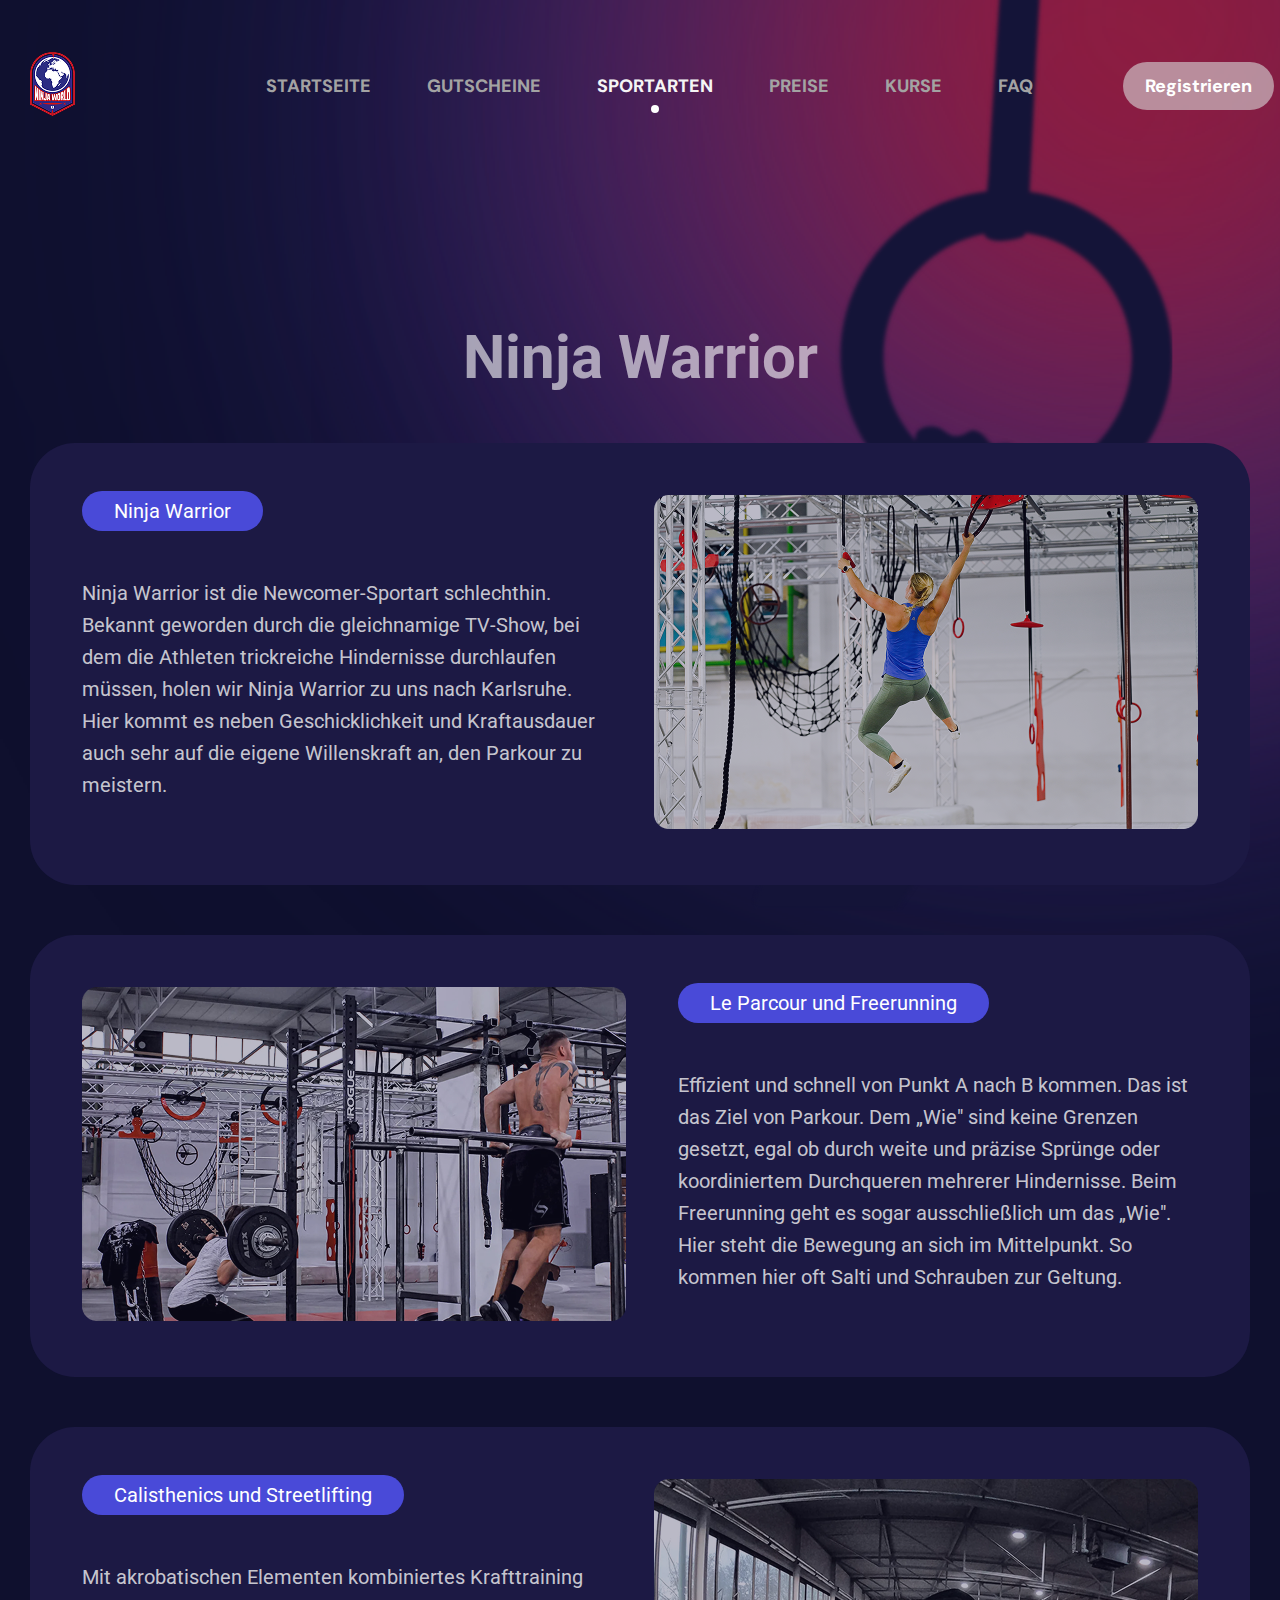
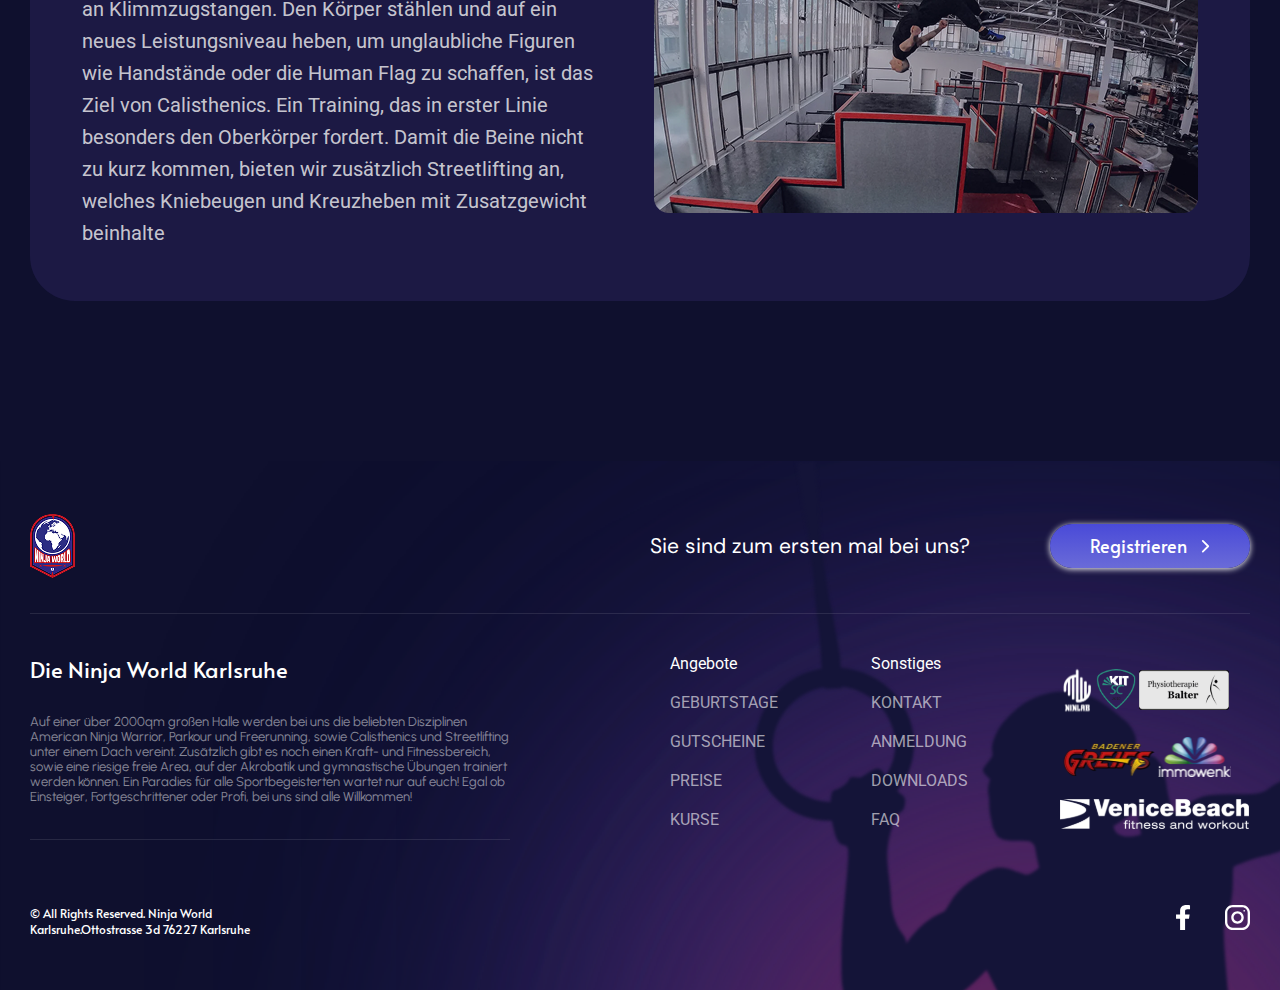
<file: sportarten.html>
<!DOCTYPE html>
<html lang="en">
<head>
    <meta charset="UTF-8">
    <meta name="viewport" content="width=device-width, initial-scale=1.0">
    <title>Ninja-World</title>
    <link rel="stylesheet" href="https://cdn.jsdelivr.net/npm/swiper@11/swiper-bundle.min.css"/>
    <link rel="stylesheet" href="css/slider.css">
    <link rel="stylesheet" href="css/config.css">
    <link rel="stylesheet" href="css/menumobile.css">
    <link rel="stylesheet" href="css/Gutscheine-style.css">
    <link rel="stylesheet" href="css/style.css">
    <link rel="stylesheet" href="css/media.css">
    <link rel="preconnect" href="https://fonts.googleapis.com">
    <link rel="preconnect" href="https://fonts.gstatic.com" crossorigin>
    <link href="https://fonts.googleapis.com/css2?family=Alata&family=DM+Sans:ital,opsz@0,9..40;1,9..40&family=Roboto:ital,wght@0,100..900;1,100..900&family=Urbanist:ital,wght@0,100..900;1,100..900&display=swap" rel="stylesheet">
</head>
<body>
    <header>
        <div class="container mauto dflex justify_between">
            <a href="#" class="logo"><img src="img/LogoNinjaWorld.png" alt=""></a>
			<div class="nav-but-wrap">
				<div class="menu-icon hover-target">
					<span class="menu-icon__line menu-icon__line-left"></span>
					<span class="menu-icon__line"></span>
					<span class="menu-icon__line menu-icon__line-right"></span>
				</div>					
			</div>
            <div class="nav">
                <div class="nav__content">
                    <ul class="nav__list">
                        <li class="nav__list-item"><a href="../index.html">STARTSEITE</a></li>
                        <li class="nav__list-item"><a href="../gutscheine.html">GUTSCHEINE</a></li>
                        <li class="nav__list-item active-nav"><a href="../sportarten.html">SPORTARTEN</a></li>
                        <li class="nav__list-item"><a href="../preise.html">PREISE</a></li>
                        <li class="nav__list-item"><a href="../kurse.html">KURSE</a></li>
                        <li class="nav__list-item"><a href="../faq.html">FAQ</a></li>
                        <li class="nav__list-item"><a href="https://boulderado.app/registration/fcf2448c2469fba222baf0dd4e22cbe26892ac76?r=german" class="Btn">Registrieren</a></li>
                    </ul>
                </div>
            </div>						
		</div>				
	</header>
    <main>
        <section class="gutscheine-sektion">
            <h1>Ninja Warrior</h1>
            <div class="gutscheine-block dflex justify_between">
                <div class="gutscheine-info">
                    <a>Ninja Warrior</a>
                    <p>Ninja Warrior ist die Newcomer-Sportart schlechthin. Bekannt geworden  durch die gleichnamige TV-Show, bei dem die Athleten trickreiche  Hindernisse durchlaufen müssen, holen wir Ninja Warrior zu uns nach  Karlsruhe. Hier kommt es neben Geschicklichkeit und Kraftausdauer auch  sehr auf die eigene Willenskraft an, den Parkour zu meistern.</p>    
                </div>
                <div class="gutscheine-img">
                    <img src="img/Gutscheine.png" alt="">
                </div>
           </div>
        </section>
        <section class="gutscheine-sektion">
            <div class="gutscheine-block dflex justify_between">
                <div class="gutscheine-img adaptive-img-false">
                    <img src="img/sportarten1.png" alt="">
                </div>
                <div class="gutscheine-info">
                    <a>Le Parcour und Freerunning</a>
                    <p>Effizient  und schnell von Punkt A nach B kommen. Das ist das Ziel von Parkour.  Dem „Wie" sind keine Grenzen gesetzt, egal ob durch weite und präzise  Sprünge oder koordiniertem Durchqueren mehrerer Hindernisse. Beim  Freerunning geht es sogar ausschließlich um das „Wie". Hier steht die  Bewegung an sich im Mittelpunkt. So kommen hier oft Salti und Schrauben  zur Geltung.</p>    
                </div>
                <div class="gutscheine-img adaptive-img-true">
                    <img src="img/sportarten1.png" alt="">
                </div>
           </div>
        </section>
        <section class="gutscheine-sektion">
            <div class="gutscheine-block dflex justify_between">
                <div class="gutscheine-info">
                    <a>Calisthenics und Streetlifting</a>
                    <p>Mit akrobatischen Elementen kombiniertes Krafttraining an Klimmzugstangen.  Den Körper stählen und auf ein neues Leistungsniveau heben, um  unglaubliche Figuren wie Handstände oder die Human Flag zu schaffen, ist  das Ziel von Calisthenics. Ein Training, das in erster Linie besonders  den Oberkörper fordert. Damit die Beine nicht zu kurz kommen, bieten wir  zusätzlich Streetlifting an, welches Kniebeugen und Kreuzheben mit Zusatzgewicht beinhalte</p>    
                </div>
                <div class="gutscheine-img">
                    <img src="img/sportarten2.png" alt="">
                </div>
           </div>
        </section>
    </main>
    <footer>
        <div class="container">
            <div class="footer-top">
                <img src="img/LogoNinjaWorld.png" alt="">
                <div class="footer-top-text">
                    <h3>Sie sind zum ersten mal bei uns?</h3>
                    <a href="https://boulderado.app/registration/fcf2448c2469fba222baf0dd4e22cbe26892ac76?r=german" class="regbtn">Registrieren <img src="img/right.svg" alt=""></a>
                </div>
            </div>
            <div class="footer-middle">
                    <div class="footer-middle-text">
                        <h3>Die Ninja World Karlsruhe</h3>
                        <p>Auf einer über 2000qm großen Halle werden bei uns die beliebten  Disziplinen American Ninja Warrior, Parkour und Freerunning, sowie  Calisthenics und Streetlifting unter einem Dach vereint. Zusätzlich gibt es noch einen Kraft- und Fitnessbereich, sowie eine riesige freie Area, auf der Akrobatik und gymnastische Übungen trainiert werden können. Ein Paradies für alle Sportbegeisterten wartet nur auf euch! Egal ob  Einsteiger, Fortgeschrittener oder Profi, bei uns sind alle Willkommen!</p>
                    </div>
                    <div class="right-side">
                        <div class="footer-middle-first-list">
                            <ul>
                                <li>Angebote</li>
                                <li><a href="https://ninja-world.eu/Gebur">GEBURTSTAGE</a></li>
                                <li><a href="../gutscheine.html">GUTSCHEINE</a></li>
                                <li><a href="../preise.html">PREISE</a></li>
                                <li><a href="../kurse.html">KURSE</a></li>
                            </ul>
                        </div>
                        <div class="footer-middle-second-list">
                            <ul>
                                <li>Sonstiges</li>
                                <li><a href="#">KONTAKT</a></li>
                                <li><a href="#">ANMELDUNG</a></li>
                                <li><a href="../downloads.html">DOWNLOADS</a></li>
                                <li><a href="../faq.html">FAQ</a></li>
                            </ul>
                        </div>
                        <div class="footer-middle-img">
                            <img src="img/mini.svg" alt="">
                            <img src="img/Kit_SC_2.svg" alt="">
                            <img src="img/pt-balter.svg" alt="">
                            <img src="img/Greifs.svg" alt="">
                            <img src="img/Logo_bunt_glanz_weis.svg" alt="">
                            <img src="img/VB_Logo_mitBatch 3.svg" alt="">
                        </div>
                    </div>
            </div>
            <div class="footer-bottom">
                <div class="footer-bottom-text">
                    <p>
                        © All Rights Reserved. Ninja World Karlsruhe.Ottostrasse 3d 76227 Karlsruhe
                    </p>
                </div>
                <div class="footer-bottom-img">
                    <a href="https://www.facebook.com/ninjaworld.karlsruhe/"><img src="img/facebook.svg" alt=""></a>
                    <a href="https://www.instagram.com/ninjaworld.karlsruhe/"><img src="img/instagram.svg" alt=""></a>
                </div>
            </div>  
        </div>
    </footer>
    <script src="https://code.jquery.com/jquery-3.6.3.js" integrity="sha256-nQLuAZGRRcILA+6dMBOvcRh5Pe310sBpanc6+QBmyVM="
    crossorigin="anonymous"></script>
<script src="js/script.js"></script>
</body>
</html>
</file>
<file: css/config.css>
* {
  margin: 0;
  padding: 0;
}

a {
  text-decoration: none;
}

ul {
  list-style: none;
}

.dflex {
  display: flex;
}

.fwrap {
  flex-wrap: wrap;
}

.justify_between {
  justify-content: space-between;
}

.justify_start {
  justify-content: flex-start;
}

.acenter {
  align-items: center;
}

.mauto {
  margin: auto;
}

.alend {
  align-items: end;
}

.fcolumn {
  flex-direction: column;
}

.justify_center {
  justify-content: center;
}

.text_center {
  text-align: center;
}

.text_right {
  text-align: right;
}

.justify_right {
  justify-content: right;
}/*# sourceMappingURL=config.css.map */
</file>
<file: css/menumobile.css>
body{
	overflow-x: hidden;
	-webkit-transition: all 300ms linear;
	transition: all 300ms linear;
}
/* #Navigation
================================================== */
 
.cd-header{
    position: fixed;
	width:100%;
	top:0;
	left:0;
	z-index:100;
} 
.header-wrapper{
    position: relative;
	width: calc(100% - 100px);
	margin-left: 50px;
} 
.logo-wrap {
	position: absolute;
	display:block;
	left:0;
	top: 40px;
	cursor: pointer;
}
.logo-wrap a {
	cursor: pointer;
	font-family: 'Montserrat', sans-serif;
	text-transform: uppercase;
	transition : all 0.3s ease-out;
}
.logo-wrap a span{ 
	color: #8167a9;
}
.logo-wrap a:hover {
	opacity: 0.9;
}
.nav-but-wrap{ 
	position: relative;
	display: none;
	float: right;
    z-index: 12;
	padding-left: 15px;
	transition : all 0.3s ease-out;
}
.menu-icon {
	height: 30px;
	width: 30px;
	position: relative;
	z-index: 2;
	cursor: pointer;
	display: block;
}
.menu-icon__line {
	height: 2px;
	width: 30px;
	display: block;
	background-color: #fff;
	margin-bottom: 7px;
	cursor: pointer;
	-webkit-transition: background-color .5s ease, -webkit-transform .2s ease;
	transition: background-color .5s ease, -webkit-transform .2s ease;
	transition: transform .2s ease, background-color .5s ease;
	transition: transform .2s ease, background-color .5s ease, -webkit-transform .2s ease;
}
.menu-icon__line-left {
	width: 16.5px;
	-webkit-transition: all 200ms linear;
	transition: all 200ms linear;
}
.menu-icon__line-right {
	width: 16.5px;
	float: right;
	-webkit-transition: all 200ms linear;
	-moz-transition: all 200ms linear;
	-o-transition: all 200ms linear;
	-ms-transition: all 200ms linear;
	transition: all 200ms linear;
}
.menu-icon:hover .menu-icon__line-left,
.menu-icon:hover .menu-icon__line-right {
	width: 30px;
}
body.nav-active .nav__content {
	visibility: visible;
}
body.nav-active .nav__content .nav__list{
	display: block;
}
body.nav-active .nav__content .nav__list .nav__list-item{
	margin: 30px 0;
}
body.nav-active .menu-icon__line {
	background-color: #fff;
	-webkit-transform: translate(0px, 0px) rotate(-45deg);
          transform: translate(0px, 0px) rotate(-45deg);
}
body.nav-active .menu-icon__line-left {
	width: 15px;
	-webkit-transform: translate(2px, 4px) rotate(45deg);
          transform: translate(2px, 4px) rotate(45deg);
}
body.nav-active .menu-icon__line-right {
	width: 15px;
	float: right;
	-webkit-transform: translate(-3px, -3.5px) rotate(45deg);
          transform: translate(-3px, -3.5px) rotate(45deg);
}
body.nav-active .menu-icon:hover .menu-icon__line-left,
body.nav-active .menu-icon:hover .menu-icon__line-right {
	width: 15px;
}
body.nav-active .nav {
	visibility: visible;
}
body.nav-active .nav:before, body.nav-active .nav:after {
	-webkit-transform: translateX(0%) translateY(0%);
          transform: translateX(0%) translateY(0%);
	border-radius: 0;
}
body.nav-active .nav:after {
	-webkit-transition-delay: .1s;
          transition-delay: .1s;
}
body.nav-active .nav:before {
	-webkit-transition-delay: 0s;
          transition-delay: 0s;
}
body.nav-active .nav__list-item {
	opacity: 1;
	-webkit-transform: translateX(0%);
          transform: translateX(0%);
	-webkit-transition: opacity .3s ease, color .3s ease, -webkit-transform .3s ease;
	transition: opacity .3s ease, color .3s ease, -webkit-transform .3s ease;
	transition: opacity .3s ease, transform .3s ease, color .3s ease;
	transition: opacity .3s ease, transform .3s ease, color .3s ease, -webkit-transform .3s ease;
}
body.nav-active .nav__list-item:nth-child(0) {
	-webkit-transition-delay: 0.7s;
          transition-delay: 0.7s;
}
body.nav-active .nav__list-item:nth-child(1) {
	-webkit-transition-delay: 0.8s;
          transition-delay: 0.8s;
}
body.nav-active .nav__list-item:nth-child(2) {
	-webkit-transition-delay: 0.9s;
          transition-delay: 0.9s;
}
body.nav-active .nav__list-item:nth-child(3) {
	-webkit-transition-delay: 1s;
          transition-delay: 1s;
}
body.nav-active .nav__list-item:nth-child(4) {
	-webkit-transition-delay: 1.1s;
          transition-delay: 1.1s;
}
body.nav-active .nav__list-item:nth-child(5) {
	-webkit-transition-delay: 1.2s;
          transition-delay: 1.2s;
}
body.nav-active .nav__list-item:nth-child(6) {
	-webkit-transition-delay: 1.3s;
          transition-delay: 1.3s;
}
body.nav-active .nav__list-item:nth-child(7) {
	-webkit-transition-delay: 1.4s;
          transition-delay: 1.4s;
}
body.nav-active .nav__list-item:nth-child(8) {
	-webkit-transition-delay: 1.5s;
          transition-delay: 1.5s;
}
body.nav-active .nav__list-item:nth-child(9) {
	-webkit-transition-delay: 1.6s;
          transition-delay: 1.6s;
}
body.nav-active .nav__list-item:nth-child(10) {
	-webkit-transition-delay: 1.7s;
          transition-delay: 1.7s;
}

.switch-wrap {
	position: absolute;
	top: 50%;
	left: 0;
	z-index: 10;
    transform: translateY(-50%);
	width: 100%;
	-webkit-transition: all 500ms linear;
	transition: all 500ms linear; 
	margin: 0 auto;
	text-align: center;
}
.switch-wrap h1 {
	font-weight: 900;
	font-size: 46px;
	line-height: 1;
	color: #fff;
	text-align: center;
	text-transform: uppercase;
	margin-bottom: 40px;
	-webkit-transition: all 300ms linear;
	transition: all 300ms linear; 
}
@media screen and (max-width: 580px){
  .switch-wrap h1 {
    font-size: 32px;
  }
}
.switch-wrap p {
	font-weight: 600;
	font-size: 14px;
	letter-spacing: 1px;
	line-height: 1;
	color: #8167a9;
	text-align: center;
	margin-top: 15px;
}
.switch-wrap p span {
	position: relative;
}
.switch-wrap p span:before {
	position: absolute;
	content: '';
	width: 100%;
	height: 2px;
	background-color: #fff;
	left: 0;
	bottom: -4px;
	-webkit-transition: all 300ms linear;
	transition: all 300ms linear; 
}
.switch-wrap p span:nth-child(2):before {
	opacity: 0;
}
#switch,
#circle {
	cursor: pointer;
	-webkit-transition: all 300ms linear;
	transition: all 300ms linear; 
} 
#switch {
	width: 60px;
	height: 8px;
	margin: 0 auto;
	text-align: center;
	border: 2px solid #000;
	border-radius: 27px;
	background: #8167a9;
	position: relative;
	display: inline-block;
}
#circle {
	position: absolute;
	top: -11px;
	left: -13px;
	width: 26px;
	height: 26px;
	border-radius: 50%;
	box-shadow: 0 4px 4px rgba(26,53,71,0.25), 0 0 0 1px rgba(26,53,71,0.07);
	background: #fff;
}
.switched {
	border-color: #8167a9 !important;
	background: #000 !important;
}
.switched #circle {
	left: 43px;
	background: #000;
}

/* #Light
================================================== */

body.light{
	background-color: #fff;
}
body.light .cursor,
body.light .cursor2,
body.light .cursor3{
	mix-blend-mode: normal;
}
body.light .cursor2{
	border: 2px solid #1f2029;
	box-shadow: 0 0 4px rgba(0, 0, 0, 0.1);
}
body.light .cursor2.hover{
	background: rgba(0,0,0,0.06);
	box-shadow: 0 0 2px rgba(0, 0, 0, 0.1);
	border-color: transparent;
}
body.light .logo-wrap a {
	color: #1f2029;
}
body.light .menu-icon__line {
	background-color: #1f2029;
}
body.light .nav:before {
	background: rgba(235, 235, 235,0.6);
}
body.light .nav:after {
	background: rgba(250,250,250,1);
}
body.light .nav__list-item a{ 
	color: rgba(0,0,0,0.6); 
}
body.light .nav__list-item a:hover{
	color: #1f2029;
}
body.light .nav__list-item.active-nav a{
	color: #1f2029;
}
body.light .switch-wrap h1 {
	color: #000;
}
body.light .switch-wrap p span:nth-child(2):before {
	opacity: 1;
	background-color: #000;
}
body.light .switch-wrap p span:nth-child(1):before {
	opacity: 0;
}

/* #Link to page
================================================== */

.link-to-portfolio {
	  position: fixed;
    bottom: 40px;
    right: 50px;
    z-index: 200;
    cursor: pointer;
    width: 50px;
    height: 50px;
    text-align: center;
    border-radius: 3px;
    background-position: center center;
    background-size: 65%;
  background-repeat: no-repeat;
    background-image: url('https://assets.codepen.io/1462889/fcy.png');
    box-shadow: 0 0 0 2px rgba(255,255,255,.1);
    transition: opacity .2s, border-radius .2s, box-shadow .2s;
    transition-timing-function: ease-out;
}
.link-to-portfolio:hover {
    opacity: 0.8;
    border-radius: 50%;
    box-shadow: 0 0 0 20px rgba(255,255,255,.1);
}
</file>
<file: css/style.css>
body {
  background: #0F102E;
  background-image: url("../img/mainpagebg.svg");
  background-repeat: no-repeat;
  background-position: right top;
  background-size: 100%;
  font-family: "Roboto", sans-serif;
}
body header {
  background-repeat: no-repeat;
  background-position: calc(100% - 150px) top;
  border-radius: 0;
  padding: 40px 0;
}
body header .container {
  align-items: center;
  max-width: 1220px;
}
body header .container .logo {
  position: relative;
  z-index: 12;
}
body header .container .nav ul {
  max-width: 1040px;
  display: flex;
  justify-content: space-between;
  align-items: center;
}
body header .container .nav ul li {
  margin: 20.5px 0 20.5px 56px;
}
body header .container .nav ul li a {
  font-family: "DM Sans", serif;
  font-optical-sizing: auto;
  font-size: 18px;
  font-weight: 800;
  font-style: normal;
  color: #A3A3A3;
}
body header .container .nav ul li.active-nav a {
  color: #F5F5F5;
  position: relative;
  display: inline-block;
  margin: 13.5px 0;
}
body header .container .nav ul li.active-nav a::after {
  content: "";
  position: absolute;
  bottom: -15px;
  left: 50%;
  transform: translateX(-50%);
  width: 8px;
  height: 8px;
  background-color: white;
  border-radius: 50%;
}
body header .container .nav ul li:last-of-type {
  margin-left: 90px;
}
body header .container .nav ul li:last-of-type a {
  color: #FFF;
}
body header .container .Btn {
  color: #FFFFFF;
  font-family: "Alata", serif;
  font-weight: 400;
  font-style: normal;
  padding: 12px 22px;
  background: rgba(217, 217, 217, 0.6);
  border-radius: 40px;
}
body main .mainblock-section .main_block {
  max-width: 742px;
  padding: 130px 0;
  margin: 0 0 124px 112px;
}
body main .mainblock-section .main_block h2 {
  color: #D3D3D3;
  font-size: 80px;
}
body main .mainblock-section .main_block p {
  color: #FFFFFF;
  font-size: 24px;
  margin: 66px 0 54px 0;
  font-family: "DM Sans", serif;
  font-optical-sizing: 24px;
  font-weight: 400;
  font-style: normal;
}
body main .mainblock-section .main_block a {
  color: #FFFFFF;
  padding: 14.5px 82px;
  background: linear-gradient(to bottom, #494AD8, #6A6BD8);
  border-radius: 63px;
  box-shadow: 0px 1px 6px white;
  font-family: "Alata", serif;
  font-weight: 400;
  font-style: normal;
}
body main .slaider-section {
  margin-bottom: 160px;
}
body main .slaider-section .slider-text {
  color: rgba(217, 217, 217, 0.6);
  text-align: center;
  font-size: 50px;
  margin-bottom: 65px;
}
body main .kontakt-section .kontent-block {
  max-width: 1220px;
  margin: auto;
}
body main .kontakt-section .kontent-block h2 {
  font-size: 60px;
  color: rgba(255, 255, 255, 0.6);
  text-align: center;
  margin-bottom: 65px;
}
body main .kontakt-section .kontent-block .kontakt-block {
  background-color: #1C1944;
  padding: 52px;
  border-radius: 44px;
}
body main .kontakt-section .kontent-block .kontakt-block h3 {
  background-color: #494AD8;
  padding: 8px 32px;
  color: #FFFFFF;
  font-size: 24px;
  max-width: 462px;
  border-radius: 40px;
  font-family: "Alata", sans-serif;
  font-weight: 400;
}
body main .kontakt-section .kontent-block .kontakt-block .kontakt-timetable {
  display: flex;
  justify-content: space-between;
  margin: 57px 0 84px 0;
}
body main .kontakt-section .kontent-block .kontakt-block .kontakt-timetable article {
  max-width: 126px;
  text-align: left;
  color: #FFFFFF;
}
body main .kontakt-section .kontent-block .kontakt-block .kontakt-timetable article h5 {
  font-size: 24px;
  margin-bottom: 8px;
  font-family: "Alata", sans-serif;
  font-weight: 400;
}
body main .kontakt-section .kontent-block .kontakt-block .kontakt-timetable article p {
  font-size: 20px;
  font-family: "Urbanist", sans-serif;
  font-weight: 400;
}
body main .kontakt-section .kontent-block .kontakt-block .kontakt-links {
  color: rgba(255, 255, 255, 0.7);
  display: flex;
  justify-content: space-between;
}
body main .kontakt-section .kontent-block .kontakt-block .kontakt-links article {
  display: flex;
  align-items: center;
  width: 260px;
  height: 80px;
  background-color: rgba(211, 211, 211, 0.2);
  padding: 20px 20px;
  border-radius: 20px;
  font-size: 16px;
  font-family: "Urbanist", "sans-serif";
}
body main .kontakt-section .kontent-block .kontakt-block .kontakt-links article .kontakt-links-img {
  margin-right: 14px;
}
body main .kontakt-section .kontent-block .kontakt-block .kontakt-links article .kontakt-links-text h4 {
  font-family: "DM Sans", sans-serif;
  font-weight: 400;
}
body main .kontakt-section .kontent-block .kontakt-block .kontakt-links article .kontakt-links-text p {
  font-family: "Urbanist", sans-serif;
  font-weight: 400;
}
body footer {
  margin-top: 160px;
  background-image: url("../img/Footer.svg");
  background-size: 100%;
  background-repeat: no-repeat;
  background-position: right top;
  background-size: 100%;
}
body footer .container {
  max-width: 1220px;
  margin: auto;
  padding: 53px 0;
}
body footer .container .footer-top {
  display: flex;
  justify-content: space-between;
  padding-bottom: 35px;
  border-bottom: 1px solid rgba(255, 255, 255, 0.1);
}
body footer .container .footer-top .footer-top-text {
  display: flex;
  justify-content: space-between;
  width: 600px;
  color: #FFFFFF;
  margin: 10px 0;
}
body footer .container .footer-top .footer-top-text h3 {
  font-family: "DM Sans", sans-serif;
  font-weight: 400;
  font-size: 21px;
  padding-top: 8px;
}
body footer .container .footer-top .footer-top-text a {
  font-family: "Alata", "sans-serif";
  font-weight: 400;
  font-size: 18px;
  color: #FFFFFF;
  background: linear-gradient(to bottom, #494AD8, #6A6BD8);
  box-shadow: 0px 1px 6px white;
  padding: 9px 40px;
  border-radius: 50px;
}
body footer .container .footer-top .footer-top-text a img {
  margin-left: 10px;
}
body footer .container .footer-middle {
  display: flex;
  margin-top: 40px;
}
body footer .container .footer-middle .footer-middle-text {
  width: 480px;
  border-bottom: 1px solid rgba(255, 255, 255, 0.1);
  padding-bottom: 35px;
  color: rgba(255, 255, 255, 0.5);
}
body footer .container .footer-middle .footer-middle-text h3 {
  margin-bottom: 30px;
  color: #FFFFFF;
  font-family: "Alata", sans-serif;
  font-weight: 400;
  font-size: 22px;
}
body footer .container .footer-middle .footer-middle-text p {
  font-family: "Urbanist", sans-serif;
  font-size: 13px;
  font-weight: 400px;
}
body footer .container .footer-middle .right-side {
  display: flex;
  justify-content: space-between;
  margin-left: 160px;
  width: 580px;
  color: #FFFFFF;
}
body footer .container .footer-middle .right-side ul li {
  margin-bottom: 20px;
}
body footer .container .footer-middle .right-side ul li:nth-child(5) {
  margin-bottom: 0;
}
body footer .container .footer-middle .right-side ul li a {
  color: rgba(255, 255, 255, 0.6);
}
body footer .container .footer-middle .right-side .footer-middle-img {
  width: 190px;
  display: flex;
  flex-wrap: wrap;
}
body footer .container .footer-bottom {
  margin-top: 65px;
  display: flex;
  justify-content: space-between;
}
body footer .container .footer-bottom .footer-bottom-text {
  color: #FFFFFF;
  font-family: "Alata", sans-serif;
  font-weight: 400;
  font-size: 12px;
  width: 270px;
}
body footer .container .footer-bottom .footer-bottom-img a {
  margin-left: 30px;
}/*# sourceMappingURL=style.css.map */
</file>
<file: css/media.css>
@media (max-width: 885px) {
  body header .container .nav ul {
    display: none;
  }
  body header .container {
    margin: 0 30px;
  }
  body header .container .nav ul li.active-nav a::after {
    display: none;
  }
  .nav-but-wrap {
    display: inline-block;
  }
  .nav {
    position: fixed;
    z-index: 11;
    left: 0;
    top: 0;
  }
  .nav:before, .nav:after {
    content: "";
    position: fixed;
    width: 100vw;
    height: 100vh;
    background: rgba(20, 21, 26, 0.6);
    border-bottom-left-radius: 200%;
    z-index: -1;
    transition: transform cubic-bezier(0.77, 0, 0.175, 1) 0.6s, border-radius linear 0.8s;
    transform: translateX(100%) translateY(-100%);
  }
  .nav:after {
    background: rgb(9, 9, 12);
    transition-delay: 0s;
  }
  .nav:before {
    transition-delay: 0.2s;
  }
  .nav__content {
    position: fixed;
    visibility: visible;
    top: 50%;
    margin-top: 20px;
    transform: translate(0%, -50%);
    width: 100%;
    text-align: center;
  }
  .nav__list {
    position: relative;
    padding: 0;
    margin: 0;
    z-index: 2;
  }
  .nav__list-item {
    position: relative;
    display: block;
    transition-delay: 0.8s;
    opacity: 1;
    text-align: center;
    overflow: hidden;
    transform: translate(100px, 0%);
    transition: opacity 0.2s ease, transform 0.3s ease;
  }
  .nav__list-item a {
    position: relative;
    text-decoration: none;
    overflow: hidden;
    cursor: pointer;
    z-index: 2;
    display: inline-block;
    text-transform: uppercase;
    transition: all 200ms linear;
  }
  .nav__list-item a:after {
    position: absolute;
    content: "";
    top: 50%;
    margin-top: -2px;
    left: 50%;
    width: 0;
    height: 0;
    opacity: 0;
    z-index: 1;
    transition: all 200ms linear;
  }
  .nav__list-item a:hover:after {
    height: 4px;
    opacity: 1;
    left: 0;
    width: 100%;
  }
  .nav__list-item a:hover {
    color: rgb(255, 255, 255);
  }
  .nav__list-item.active-nav a {
    color: rgb(255, 255, 255);
  }
  .nav__list-item.active-nav a:after {
    height: 4px;
    opacity: 1;
    left: 0;
    width: 100%;
  }
  body main .slaider-section {
    max-width: 600px;
  }
  .gutscheine-sektion .gutscheine-block .adaptive-img-true {
    display: block;
  }
  .adaptive-img-false {
    display: none;
  }
  .custom-navigation {
    display: none;
  }
  body main .kontakt-section .kontent-block {
    max-width: 800px;
  }
  body main .kontakt-section .kontent-block .kontakt-block .kontakt-timetable {
    justify-content: center;
    flex-wrap: wrap;
  }
  body main .kontakt-section .kontent-block .kontakt-block .kontakt-timetable article {
    margin: 0 30px;
    padding: 15px 0 0 0;
  }
  body main .kontakt-section .kontent-block .kontakt-block .kontakt-links article {
    margin: 0 30px;
  }
  body main .kontakt-section .kontent-block .kontakt-block .kontakt-links article:nth-child(3), body main .kontakt-section .kontent-block .kontakt-block .kontakt-links article:nth-child(4) {
    margin-top: 30px;
  }
  body main .kontakt-section .kontent-block .kontakt-block .kontakt-links {
    justify-content: center;
    flex-wrap: wrap;
  }
  .gutscheine-sektion .gutscheine-block {
    display: block;
    margin: auto;
    max-width: 700px;
  }
  .gutscheine-sektion .gutscheine-block .gutscheine-info p {
    margin: 50px;
    max-width: 600px;
  }
  .gutscheine-sektion .gutscheine-block .gutscheine-img img {
    width: 100%;
  }
  .accordion-section .accordion-block {
    max-width: 800px;
  }
  .accordion-section .accordion-block .accordion .accordion-btn h4 {
    max-width: 600px;
  }
  .download-info-block {
    margin: auto;
    max-width: 800px;
  }
  .preis-karte {
    flex-wrap: wrap;
    justify-content: center;
  }
  .preis-karte .preis-tages-list {
    margin-top: 50px;
  }
  .geburstagsparkarte-container {
    justify-content: center;
  }
  .dauerkarten-section .dauerkarten-container .dauerkarten-container-cards-block {
    flex-wrap: wrap;
    justify-content: center;
  }
  .dauerkarten-section .dauerkarten-container .dauerkarten-container-cards-block .dauerkarten-cards {
    margin: 30px 60px;
  }
  body footer .container .footer-middle .footer-middle-text {
    width: 250px;
  }
  body footer .container .footer-middle .right-side {
    margin-left: 50px;
  }
  body footer .container {
    max-width: 700px;
    margin: auto;
  }
  footer.container.footer-top.footer-top-text h3 {
    font-family: "DM Sans", sans-serif;
    font-weight: 400;
    font-size: 9px;
  }
  footer.container.footer-top.footer-top-text a {
    font-family: "Alata", "sans-serif";
    font-weight: 400;
    font-size: 18px;
    color: #FFFFFF;
    background: linear-gradient(to bottom, #494AD8, #6A6BD8);
    box-shadow: 0px 1px 6px white;
    padding: 5px;
    border-radius: 50px;
  }
}
@media (max-width: 444px) {
  body main .mainblock-section .main_block h2 {
    font-size: 35px;
  }
  body main .mainblock-section .main_block {
    max-width: 300px;
    padding: 40px 0;
    margin: auto;
    text-align: center;
  }
  body main .slaider-section {
    max-width: 300px;
  }
  body main .slaider-section .slider-text {
    font-size: 25px;
    margin: 65px;
  }
  body main .kontakt-section .kontent-block h2 {
    font-size: 35px;
  }
  body main .kontakt-section .kontent-block .kontakt-block h3 {
    font-size: 15px;
    text-align: center;
  }
  body main .kontakt-section .kontent-block .kontakt-block {
    padding: 45px;
  }
  body main .kontakt-section .kontent-block .kontakt-block .kontakt-timetable article {
    margin: 10px 0;
  }
  body main .kontakt-section .kontent-block .kontakt-block .kontakt-timetable {
    justify-content: space-between;
  }
  body main .kontakt-section .kontent-block .kontakt-block .kontakt-timetable {
    margin: 25px 0 50px 0;
  }
  body main .kontakt-section .kontent-block .kontakt-block .kontakt-links article {
    margin: 0;
  }
  body main .kontakt-section .kontent-block .kontakt-block .kontakt-links article:nth-child(2), body main .kontakt-section .kontent-block .kontakt-block .kontakt-links article:nth-child(3), body main .kontakt-section .kontent-block .kontakt-block .kontakt-links article:nth-child(4) {
    margin-top: 30px;
  }
  body footer .container {
    max-width: 440px;
  }
  body footer .container .footer-top {
    max-width: 444px;
  }
  body footer .container .footer-top img {
    display: none;
  }
  body footer .container .footer-top .footer-top-text {
    display: block;
    width: 444px;
    margin: 0;
    text-align: center;
  }
  body footer .container .footer-top .footer-top-text h3 {
    margin-bottom: 30px;
  }
  body footer .container .footer-middle .right-side .footer-middle-img {
    width: 246px;
    display: flex;
    justify-content: space-between;
    flex-wrap: wrap;
    margin: 30px auto;
  }
  body footer .container .footer-middle .footer-middle-text {
    display: none;
  }
  body footer .container .footer-middle .right-side {
    justify-content: center;
    flex-wrap: wrap;
    margin: 0;
  }
  body footer .container .footer-middle .right-side .footer-middle-img img {
    margin-bottom: 15px;
  }
  .footer-middle-first-list {
    margin-right: 30px;
  }
  .footer-bottom-img {
    display: flex;
  }
  .footer-bottom {
    margin: 65px 20px 0 20px;
  }
  .gutscheine-sektion .gutscheine-block {
    max-width: 320px;
  }
  .gutscheine-sektion .gutscheine-block .gutscheine-info {
    text-align: center;
    font-size: 15px;
  }
  .gutscheine-sektion h1 {
    font-size: 45px;
  }
  .gutscheine-sektion h1 {
    padding: 30px;
  }
  .gutscheine-sektion .gutscheine-block {
    padding: 30px;
  }
  .gutscheine-sektion .gutscheine-block .gutscheine-info p {
    margin: 50px 0;
  }
  .tageskarte-section .preis-tages-list {
    width: 300px;
    padding: 30px;
  }
  .tageskarte-section .preis-tages-list .preis-liste-text h3 {
    margin-left: 60px;
  }
  .tageskarte-section .preis-tages-list .preis-liste-text h2 {
    padding: 8px 20px;
  }
  .tageskarte-section h1 {
    font-size: 35px;
  }
  .geburstagsparkarte-section h1 {
    font-size: 35px;
  }
  .geburstagsparkarte-section .geburstagsparkarte-cards {
    width: 300px;
    padding: 30px 20px;
  }
  .geburstagsparkarte-section .geburstagsparkarte-cards .geburstagsparkarte-top-text h2 {
    font-size: 20px;
    padding: 8px 16px;
  }
  .geburstagsparkarte-section .geburstagsparkarte-cards .geburstagsparkarte-top-text .geburstagsparkarte-top-text-tages {
    margin-right: 3px;
    text-align: right;
  }
  .geburstagsparkarte-section .geburstagsparkarte-cards .geburstagsparkarte-top-text .geburstagsparkarte-top-text-tages h3 {
    width: 65px;
    font-size: 20px;
  }
  .geburstagsparkarte-section .geburstagsparkarte-cards .geburstagsparkarte-cards-first-list {
    margin-top: 7px;
    padding: 5px 10px;
    font-size: 16px;
  }
  .geburstagsparkarte-section .geburstagsparkarte-cards .geburstagsparkarte-cards-first-list .geburstagsparkarte-lisl-preice ul:nth-child(1) {
    padding-right: 15px;
    margin-left: 15px;
  }
  .geburstagsparkarte-section .geburstagsparkarte-cards .geburstagsparkarte-cards-first-list .geburstagsparkarte-lisl-preice ul:nth-child(2) {
    margin-left: 15px;
  }
  .geburstagsparkarte-section .geburstagsparkarte-cards .geburstagsparkarte-cards-second-list {
    margin-top: 30px;
  }
  .geburstagsparkarte-section .geburstagsparkarte-cards .geburstagsparkarte-cards-second-list .geburstagsparkarte-cards-second-list-preise ul:first-of-type {
    margin-right: 10px;
  }
  .dauerkarten-section .dauerkarten-container h1 {
    font-size: 35px;
  }
  .dauerkarten-cards-preislist-cost ul:first-of-type {
    margin-left: 20px;
  }
  .accordion-section h1 {
    font-size: 40px;
  }
  .accordion-section .accordion-block h2 {
    margin: 60px auto;
    padding: 8px 20px;
    font-size: 23px;
  }
  .accordion-section .accordion-block .accordion .accordion-btn h4 {
    max-width: 220px;
    font-size: 16px;
  }
  .accordion-section .accordion-block .accordion .accordion-btn {
    width: 340px;
    margin: auto;
    padding: 30px;
  }
  .accordion-section .accordion-block .accordion .accordion-btn::after {
    width: 50px;
    height: 50px;
    right: 22px;
  }
  .download-section .download-block .download-info-block .download-info-card {
    max-width: 320px;
    margin: 15px auto;
  }
  .download-section .download-block .download-info-block .download-info-card .download-card-text h2 {
    font-size: 20px;
  }
}/*# sourceMappingURL=media.css.map */
</file>
<file: css/Gutscheine-style.css>
@charset "UTF-8";
body {
  background: #0F102E;
  background-image: url("../img/bg2.svg");
  background-position: right top;
  background-repeat: no-repeat;
}

.gutscheine-sektion {
  max-width: 1220px;
  margin: 50px auto;
}
.gutscheine-sektion:first-of-type {
  margin-top: 150px;
}
.gutscheine-sektion:last-of-type {
  margin-bottom: 150px;
}
.gutscheine-sektion h1 {
  color: rgba(255, 255, 255, 0.6);
  font-family: "Roboto" sans-serif;
  font-weight: 700;
  font-size: 60px;
  text-align: center;
  margin-bottom: 50px;
}
.gutscheine-sektion .gutscheine-block {
  background: #1C1944;
  padding: 52px;
  border-radius: 45px;
}
.gutscheine-sektion .gutscheine-block .adaptive-img-true {
  display: none;
}
.gutscheine-sektion .gutscheine-block .gutscheine-info {
  text-align: left;
  color: rgba(245, 245, 245, 0.8);
  font-family: "Urbanist" sans-serif;
  font-weight: 400;
  font-size: 20px;
  font-style: normal;
  line-height: 32px;
}
.gutscheine-sektion .gutscheine-block .gutscheine-info a {
  color: #ffffff;
  padding: 8px 32px;
  background-color: #494AD8;
  border-radius: 40px;
}
.gutscheine-sektion .gutscheine-block .gutscheine-info p {
  margin-top: 50px;
  max-width: 520px;
}

.tageskarte-section {
  max-width: 1220px;
  margin: 160px auto;
  font-family: "Urbanist", sans-serif;
  font-size: 20px;
  font-weight: 400;
}
.tageskarte-section h1 {
  text-align: center;
  color: rgba(255, 255, 255, 0.6);
  font-family: "Roboto", sans-serif;
  font-size: 60px;
  font-weight: 700;
  margin-bottom: 45px;
}
.tageskarte-section .preis-tages-list {
  width: 590px;
  padding: 50px;
  background: #1C1944;
  border-radius: 30px;
  color: #ffffff;
}
.tageskarte-section .preis-tages-list .preis-liste-text h2 {
  font-family: "Alata", sans-serif;
  font-weight: 400;
  font-size: 24px;
  padding: 8px 32px;
  background: #494AD8;
  border-radius: 40px;
  width: 130px;
}
.tageskarte-section .preis-tages-list .preis-liste-text h3 {
  margin-left: 147px;
  align-self: flex-end;
}
.tageskarte-section .preis-tages-list .preis-liste {
  margin-top: 30px;
}
.tageskarte-section .preis-tages-list .preis-liste li {
  margin-bottom: 20px;
}
.tageskarte-section .preis-tages-list .preis-liste li:last-of-type {
  margin-bottom: 0;
}

.geburstagsparkarte-section {
  max-width: 1220px;
  margin: auto;
  font-family: "Urbanist", sans-serif;
  font-size: 20px;
  font-weight: 400;
}
.geburstagsparkarte-section h1 {
  text-align: center;
  color: rgba(255, 255, 255, 0.6);
  font-family: "Roboto", sans-serif;
  font-size: 60px;
  font-weight: 700;
  margin-bottom: 45px;
}
.geburstagsparkarte-section .geburstagsparkarte-cards {
  width: 600px;
  color: #ffffff;
  background: #1C1944;
  border-radius: 35px;
  padding: 50px 32px;
  margin-top: 30px;
}
.geburstagsparkarte-section .geburstagsparkarte-cards .geburstagsparkarte-top-text h2 {
  font-family: "Alata", sans-serif;
  font-weight: 400;
  font-size: 24px;
  padding: 8px 32px;
  background: #494AD8;
  border-radius: 40px;
}
.geburstagsparkarte-section .geburstagsparkarte-cards .geburstagsparkarte-top-text .geburstagsparkarte-top-text-tages {
  margin-right: 20px;
}
.geburstagsparkarte-section .geburstagsparkarte-cards .geburstagsparkarte-top-text h3 {
  align-self: flex-end;
  width: 140px;
  font-family: "Urbanist", sans-serif;
  font-size: 25px;
  font-weight: 600;
}
.geburstagsparkarte-section .geburstagsparkarte-cards .geburstagsparkarte-cards-first-list {
  margin-top: 7px;
  padding: 18px;
}
.geburstagsparkarte-section .geburstagsparkarte-cards .geburstagsparkarte-cards-first-list ul li {
  margin-bottom: 16px;
}
.geburstagsparkarte-section .geburstagsparkarte-cards .geburstagsparkarte-cards-first-list ul li:last-of-type {
  margin-bottom: 0;
}
.geburstagsparkarte-section .geburstagsparkarte-cards .geburstagsparkarte-cards-first-list .geburstagsparkarte-lisl-preice ul {
  text-align: center;
}
.geburstagsparkarte-section .geburstagsparkarte-cards .geburstagsparkarte-cards-first-list .geburstagsparkarte-lisl-preice ul:nth-child(1) {
  padding-right: 45px;
  border-right: 1px solid #ffffff;
}
.geburstagsparkarte-section .geburstagsparkarte-cards .geburstagsparkarte-cards-first-list .geburstagsparkarte-lisl-preice ul:nth-child(2) {
  margin-left: 45px;
}
.geburstagsparkarte-section .geburstagsparkarte-cards .geburstagsparkarte-cards-second-list {
  background: #0F102E;
  border-radius: 15px;
  padding: 18px;
}
.geburstagsparkarte-section .geburstagsparkarte-cards .geburstagsparkarte-cards-second-list li {
  margin-top: 16px;
}
.geburstagsparkarte-section .geburstagsparkarte-cards .geburstagsparkarte-cards-second-list li:first-of-type {
  margin-top: 0;
}
.geburstagsparkarte-section .geburstagsparkarte-cards .geburstagsparkarte-cards-second-list .geburstagsparkarte-cards-second-list-preise {
  max-width: 160px;
  text-align: center;
}
.geburstagsparkarte-section .geburstagsparkarte-cards .geburstagsparkarte-cards-second-list .geburstagsparkarte-cards-second-list-preise ul:first-of-type {
  margin-right: 80px;
}
.geburstagsparkarte-section .geburstagsparkarte-cards .geburstagsparkarte-cards-third-list {
  padding-top: 35px;
  max-width: 410px;
}
.geburstagsparkarte-section .geburstagsparkarte-cards .geburstagsparkarte-cards-third-list ul {
  text-align: center;
}
.geburstagsparkarte-section .geburstagsparkarte-cards .geburstagsparkarte-cards-third-list ul li {
  margin-top: 16px;
}
.geburstagsparkarte-section .geburstagsparkarte-cards .geburstagsparkarte-cards-third-list ul li:first-of-type {
  margin-top: 0;
}
.geburstagsparkarte-section .geburstagsparkarte-cards .geburstagsparkarte-cards-third-list .geburstagsparkarte-cards-third-rewards-list ul:nth-child(2) {
  text-align: left;
  margin-left: 12px;
}

.dauerkarten-section .dauerkarten-container {
  margin: 160px auto;
  max-width: 1220px;
  color: #ffffff;
}
.dauerkarten-section .dauerkarten-container h1 {
  color: rgba(255, 255, 255, 0.6);
  font-family: "Roboto", sans-serif;
  font-weight: 700;
  font-size: 60px;
  text-align: center;
  margin-bottom: 45px;
}
.dauerkarten-section .dauerkarten-container .dauerkarten-container-cards-block {
  display: flex;
  justify-content: space-between;
  align-items: center;
}
.dauerkarten-section .dauerkarten-container .dauerkarten-container-cards-block .dauerkarten-cards {
  width: 350px;
  background: #1C1944;
  padding: 50px 30px;
  border-radius: 40px;
}
.dauerkarten-section .dauerkarten-container .dauerkarten-container-cards-block .dauerkarten-cards li {
  margin-bottom: 15px;
}
.dauerkarten-section .dauerkarten-container .dauerkarten-container-cards-block .dauerkarten-cards li:last-of-type {
  margin-bottom: 0;
}
.dauerkarten-section .dauerkarten-container .dauerkarten-container-cards-block .dauerkarten-cards h2 {
  text-align: center;
  margin: auto;
  margin-bottom: 40px;
  background: #494AD8;
  width: 150px;
  border-radius: 32px;
  padding: 5px 25px;
  color: #ffffff;
  font-family: "Alasta", sans-serif;
  font-weight: 400;
  font-size: 19px;
}
.dauerkarten-section .dauerkarten-container .dauerkarten-container-cards-block .dauerkarten-cards .dauerkarten-cards-preislist {
  background: #0F102E;
  padding: 20px;
  border-radius: 14px;
  font-family: "Urbanist", sans-serif;
  font-weight: 400;
  font-size: 19px;
}
.dauerkarten-section .dauerkarten-container .dauerkarten-container-cards-block .dauerkarten-cards .dauerkarten-cards-preislist .dauerkarten-cards-preislist-cost {
  width: 100px;
}
.dauerkarten-section .dauerkarten-container .dauerkarten-container-cards-block .dauerkarten-cards .dauerkarten-cards-kurslist {
  padding: 0 10px 0 20px;
  margin-top: 18px;
}
.dauerkarten-section .dauerkarten-container .dauerkarten-container-cards-block .dauerkarten-cards .dauerkarten-cards-kurslist .dauerkarten-cards-kurslist-rside {
  text-align: center;
}
@media (min-width: 1040px) {
  .dauerkarten-section .dauerkarten-container .dauerkarten-container-cards-block .dauerkarten-cards:nth-child(2) {
    width: 450px;
    height: 450px;
    background: #1C1944;
    padding: 60px 35px;
    border-radius: 40px;
    font-family: "Urbanist", sans-serif;
    font-weight: 400;
    font-size: 23px;
  }
  .dauerkarten-section .dauerkarten-container .dauerkarten-container-cards-block .dauerkarten-cards:nth-child(2) li {
    margin-bottom: 20px;
  }
  .dauerkarten-section .dauerkarten-container .dauerkarten-container-cards-block .dauerkarten-cards:nth-child(2) li:last-of-type {
    margin-bottom: 0;
  }
  .dauerkarten-section .dauerkarten-container .dauerkarten-container-cards-block .dauerkarten-cards:nth-child(2) h2 {
    text-align: center;
    margin: auto;
    margin-bottom: 40px;
    background: #494AD8;
    width: 200px;
    border-radius: 32px;
    padding: 8px 30px;
    color: #ffffff;
    font-family: "Alasta", sans-serif;
    font-weight: 400;
    font-size: 25px;
  }
  .dauerkarten-section .dauerkarten-container .dauerkarten-container-cards-block .dauerkarten-cards:nth-child(2) .dauerkarten-cards-preislist {
    background: #0F102E;
    padding: 27px;
    border-radius: 14px;
  }
  .dauerkarten-section .dauerkarten-container .dauerkarten-container-cards-block .dauerkarten-cards:nth-child(2) .dauerkarten-cards-preislist .dauerkarten-cards-preislist-cost {
    width: 100px;
  }
  .dauerkarten-section .dauerkarten-container .dauerkarten-container-cards-block .dauerkarten-cards:nth-child(2) .dauerkarten-cards-kurslist {
    padding: 0 20px;
    margin-top: 23px;
  }
  .dauerkarten-section .dauerkarten-container .dauerkarten-container-cards-block .dauerkarten-cards:nth-child(2) .dauerkarten-cards-kurslist .dauerkarten-cards-kurslist-rside {
    text-align: center;
  }
}

.accordion-section {
  margin-top: 160px;
}
.accordion-section h1 {
  text-align: center;
  color: rgba(255, 255, 255, 0.6);
  font-family: "Roboto", sans-serif;
  font-weight: 700px;
  font-size: 60px;
  margin-bottom: 50px;
}
.accordion-section .accordion-block {
  max-width: 1220px;
  margin: auto;
  font-family: "Alata", sans-serif;
  font-weight: 400;
  font-size: 24px;
  color: #ffffff;
}
.accordion-section .accordion-block:first-of-type h2 {
  margin-top: 0;
}
.accordion-section .accordion-block h2 {
  margin: 80px 50px;
  padding: 8px 32px;
  background: #494AD8;
  width: -moz-max-content;
  width: max-content;
  border-radius: 40px;
}
.accordion-section .accordion-block .accordion {
  margin-bottom: 10px;
}
.accordion-section .accordion-block .accordion .accordion-btn {
  position: relative;
  background-color: #1C1944;
  border-radius: 44px;
  padding: 52px;
  text-align: left;
  cursor: pointer;
  font-weight: bold;
  list-style-image: none;
}
.accordion-section .accordion-block .accordion .accordion-btn h4 {
  max-width: 1000px;
}
.accordion-section .accordion-block .accordion .accordion-btn::-webkit-details-marker {
  background: none;
  color: transparent;
}
.accordion-section .accordion-block .accordion .accordion-btn::after {
  content: "›";
  position: absolute;
  top: 50%;
  right: 52px;
  font-size: 35px;
  font-family: monospace;
  width: 60px;
  height: 60px;
  text-align: center;
  border-radius: 50%;
  color: #ffffff;
  background: #494AD8;
  transform: translate(0%, -50%) rotate(0deg);
  box-sizing: border-box;
  display: flex;
  align-items: center;
  padding-bottom: 4px;
  padding-left: 2px;
  justify-content: center;
  font-weight: normal;
  transition: all 1s ease;
}
.accordion-section .accordion-block .accordion .accordion-content {
  background-color: #1C1944;
  padding: 10px 52px 52px 52px;
}
.accordion-section .accordion-block .accordion .accordion-content a {
  color: #FF9262;
}
.accordion-section .accordion-block .accordion .accordion-content > * {
  padding: 10px 20px;
}
.accordion-section .accordion-block .accordion[open] .accordion-btn {
  border-radius: 44px 44px 0 0;
}
.accordion-section .accordion-block .accordion[open] .accordion-btn::after {
  transform: translate(0%, -50%) rotate(90deg);
}
.accordion-section .accordion-block .accordion[open] .accordion-content {
  border-radius: 0 0 44px 44px;
}
.accordion-section .accordion-block .accordion[open] summary ~ * {
  overflow: hidden;
  animation: heightUp 0.2s ease-in-out;
}
@keyframes heightUp {
  0% {
    max-height: 0;
  }
  100% {
    max-height: 2000px;
  }
}

.download-section .download-block {
  margin: 160px auto;
  max-width: 1220px;
}
.download-section .download-block h1 {
  text-align: center;
  color: rgba(255, 255, 255, 0.6);
  font-family: "Roboto", sans-serif;
  font-weight: 700px;
  font-size: 60px;
  margin-bottom: 35px;
}
.download-section .download-block .download-info-block .download-info-card {
  margin: 15px 0;
  width: 384px;
  padding: 60px 50px;
  background: #1C1944;
  border-radius: 44px;
}
.download-section .download-block .download-info-block .download-info-card .download-card-text {
  text-align: center;
}
.download-section .download-block .download-info-block .download-info-card .download-card-text h2 {
  font-family: "Alata", sans-serif;
  font-weight: 400;
  font-size: 25px;
  color: #ffffff;
}
.download-section .download-block .download-info-block .download-info-card .download-card-text p {
  font-family: "Urbanist", sans-serif;
  font-weight: 400;
  font-size: 20px;
  color: #ffffff;
  margin-top: 5px;
}
.download-section .download-block .download-info-block .download-info-card .download-card-btn {
  margin: 70px auto 0;
  text-align: center;
  max-width: 220px;
}
.download-section .download-block .download-info-block .download-info-card .download-card-btn a {
  padding: 15px 50px;
  background: linear-gradient(to bottom, #494AD8, #6A6BD8);
  box-shadow: 0px 1px 6px white;
  border-radius: 65px;
  font-family: "Alata", sans-serif;
  font-weight: 400;
  font-size: 21px;
  color: #ffffff;
}/*# sourceMappingURL=Gutscheine-style.css.map */
</file>
<file: css/slider.css>
@charset "UTF-8";
* {
  margin: 0;
  padding: 0;
  box-sizing: border-box;
}

.slaider-section {
  position: relative;
  width: 1220px;
  margin: 0 auto;
}

.swiper {
  max-width: 1060px;
  margin: 0 auto;
}

.swiper-slide img {
  width: 100%;
  height: 100%;
}

.swiper-slide-shadow-left,
.swiper-slide-shadow-right,
.swiper-slide-shadow-top,
.swiper-slide-shadow-bottom {
  background-color: rgba(28, 25, 68, 0.5); /* Красная тень */
}

.custom-navigation {
  position: absolute;
  top: 68%;
  width: 100%;
  display: flex;
  justify-content: space-between;
  transform: translateY(-50%);
  z-index: 10;
}

.custom-swiper-button {
  font-size: 30px;
  cursor: pointer;
  color: white;
  padding: 4px 20px 10px 20px;
  border-radius: 50%;
  background: linear-gradient(to bottom, #494AD8, #6A6BD8);
  box-shadow: 0px 1px 12px white;
}/*# sourceMappingURL=slider.css.map */
</file>
